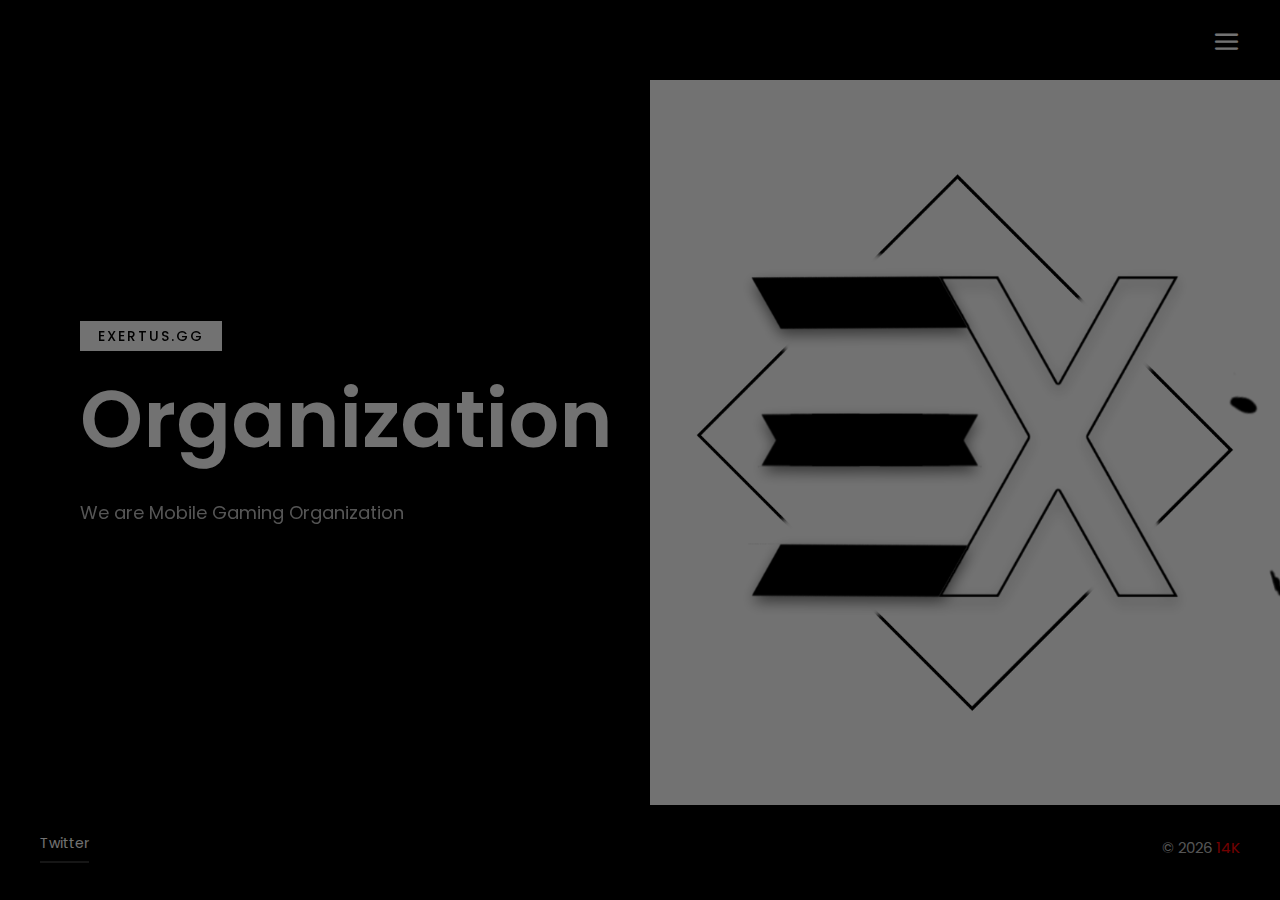
<file: index.html>
<!DOCTYPE html>
<html lang="en">
<head>
	<title>Exertus.GG</title>
	<meta charset="UTF-8">
	<meta name="description" content="Exertus.GG Organization">
	<meta name="keywords" content="exertus.gg, exertusgg, exertus, org, organization">
	<meta name="viewport" content="width=device-width, initial-scale=1.0">
	<!-- Stylesheets -->
	<link rel="stylesheet" href="css/bootstrap.min.css"/>
	<link rel="stylesheet" href="css/font-awesome.min.css"/>
	<link rel="stylesheet" href="css/elegant-icons.css"/>
	<link rel="stylesheet" href="css/owl.carousel.min.css"/>
	<!-- Main Stylesheets -->
	<link rel="stylesheet" href="css/style.css"/>
	<link rel="icon" type="image/x-icon" href="img/favicon.ico" />

	<!--[if lt IE 9]>
		<script src="https://oss.maxcdn.com/html5shiv/3.7.2/html5shiv.min.js"></script>
		<script src="https://oss.maxcdn.com/respond/1.4.2/respond.min.js"></script>
	<![endif]-->

</head>
<body>
	<!-- Page Preloder -->
	<div id="preloder">
		<div class="loader"></div>
	</div>

	<!-- Offcanvas Menu Section -->
	<div class="offcanvas-menu-wrapper">
		<div class="menu-header">
			<!-- <a href="./index.html" class="site-logo">
				<img src="img/logo.png" alt="">
			</a> -->
			<div class="menu-switch" id="menu-canvas-close">
				<i class="icon_close"></i>
			</div>
		</div>
		<ul class="main-menu">
			<li><a href="index.html" class="active">Home</a></li>
			<!-- <li><a href="gallery.html">Gallery</a></li> -->
			<!-- <li><a href="blog.html">Blog</a></li> -->
			<li><a href="about.html">About</a></li>
			<!-- <li><a href="contact.html">Contact</a></li> -->
		</ul>
		<div class="menu-footer">
			<div class="footer-social">
				<!-- <a href="#">Facebook</a> -->
				<a href="https://twitter.com/exertus_gg">Twitter</a>
				<!-- <a href="https://www.youtube.com/channel/UC5IH5it5Bojw-h8iyeRhLnA">YouTube</a> -->
				<!-- <a href="https://discord.gg/zMqPg8Y">Discord</a> -->
				<!-- <a href="https://www.instagram.com/blackout.fps/">Instagram</a> -->
			</div>
			<div class="copyright"><p><!-- Link back to Colorlib can't be removed. Template is licensed under CC BY 3.0. -->
  &copy; <script>document.write(new Date().getFullYear());</script> <a href="https://black14k.com" target="_blank">14K</a>
  <!-- Link back to Colorlib can't be removed. Template is licensed under CC BY 3.0. --></p></div>
		</div>
	</div>
	<!-- Offcanvas Menu Section end -->
	
	<!-- Header section -->
	<header class="header-section">
		<!-- <a href="./index.html" class="site-logo">
			<img src="img/logo.png" alt="">
		</a> -->
		<div class="menu-switch" id="menu-canvas-show">
			<i class="icon_menu"></i>
		</div>
	</header>
	<!-- Header section end -->

	<!-- Hero section -->
	<section class="hero-section">
		<div class="hero-slider owl-carousel">
			<div class="hero-item">
				<div class="hero-text">
					<div class="ht-cata">Exertus.GG</div>
					<h2>Organization</h2>
					<p>We are Mobile Gaming Organization</p>
					<!-- <a href="#" class="ht-btn">See More <i class="arrow_right"></i></a> -->
				</div>
				<div class="hi-bg set-bg" data-setbg="img/Exertus.png"></div>
			</div>
		</div>
	</section>
	<!-- Hero section end -->

	<!-- Footer section -->
	<footer class="footer-section">
		<div class="footer-social">
			<!-- <a href="#">Facebook</a> -->
			<a href="https://twitter.com/exertus_gg">Twitter</a>
			<!-- <a href="https://www.youtube.com/channel/UC5IH5it5Bojw-h8iyeRhLnA">YouTube</a> -->
			<!-- <a href="https://discord.gg/zMqPg8Y">Discord</a> -->
			<!-- <a href="https://www.instagram.com/blackout.fps/">Instagram</a> -->
		</div>
		<div class="copyright"><p><!-- Link back to Colorlib can't be removed. Template is licensed under CC BY 3.0. -->
  &copy; <script>document.write(new Date().getFullYear());</script> <a href="https://black14k.com" target="_blank">14K</a>
  <!-- Link back to Colorlib can't be removed. Template is licensed under CC BY 3.0. --></p></div>
	</footer>
	<!-- Footer section end -->

	<!--====== Javascripts & Jquery ======-->
	<script src="js/vendor/jquery-3.2.1.min.js"></script>
	<script src="js/bootstrap.min.js"></script>
	<script src="js/owl.carousel.min.js"></script>
	<script src="js/masonry.pkgd.min.js"></script>
	<script src="js/main.js"></script>

	</body>
</html>
</file>
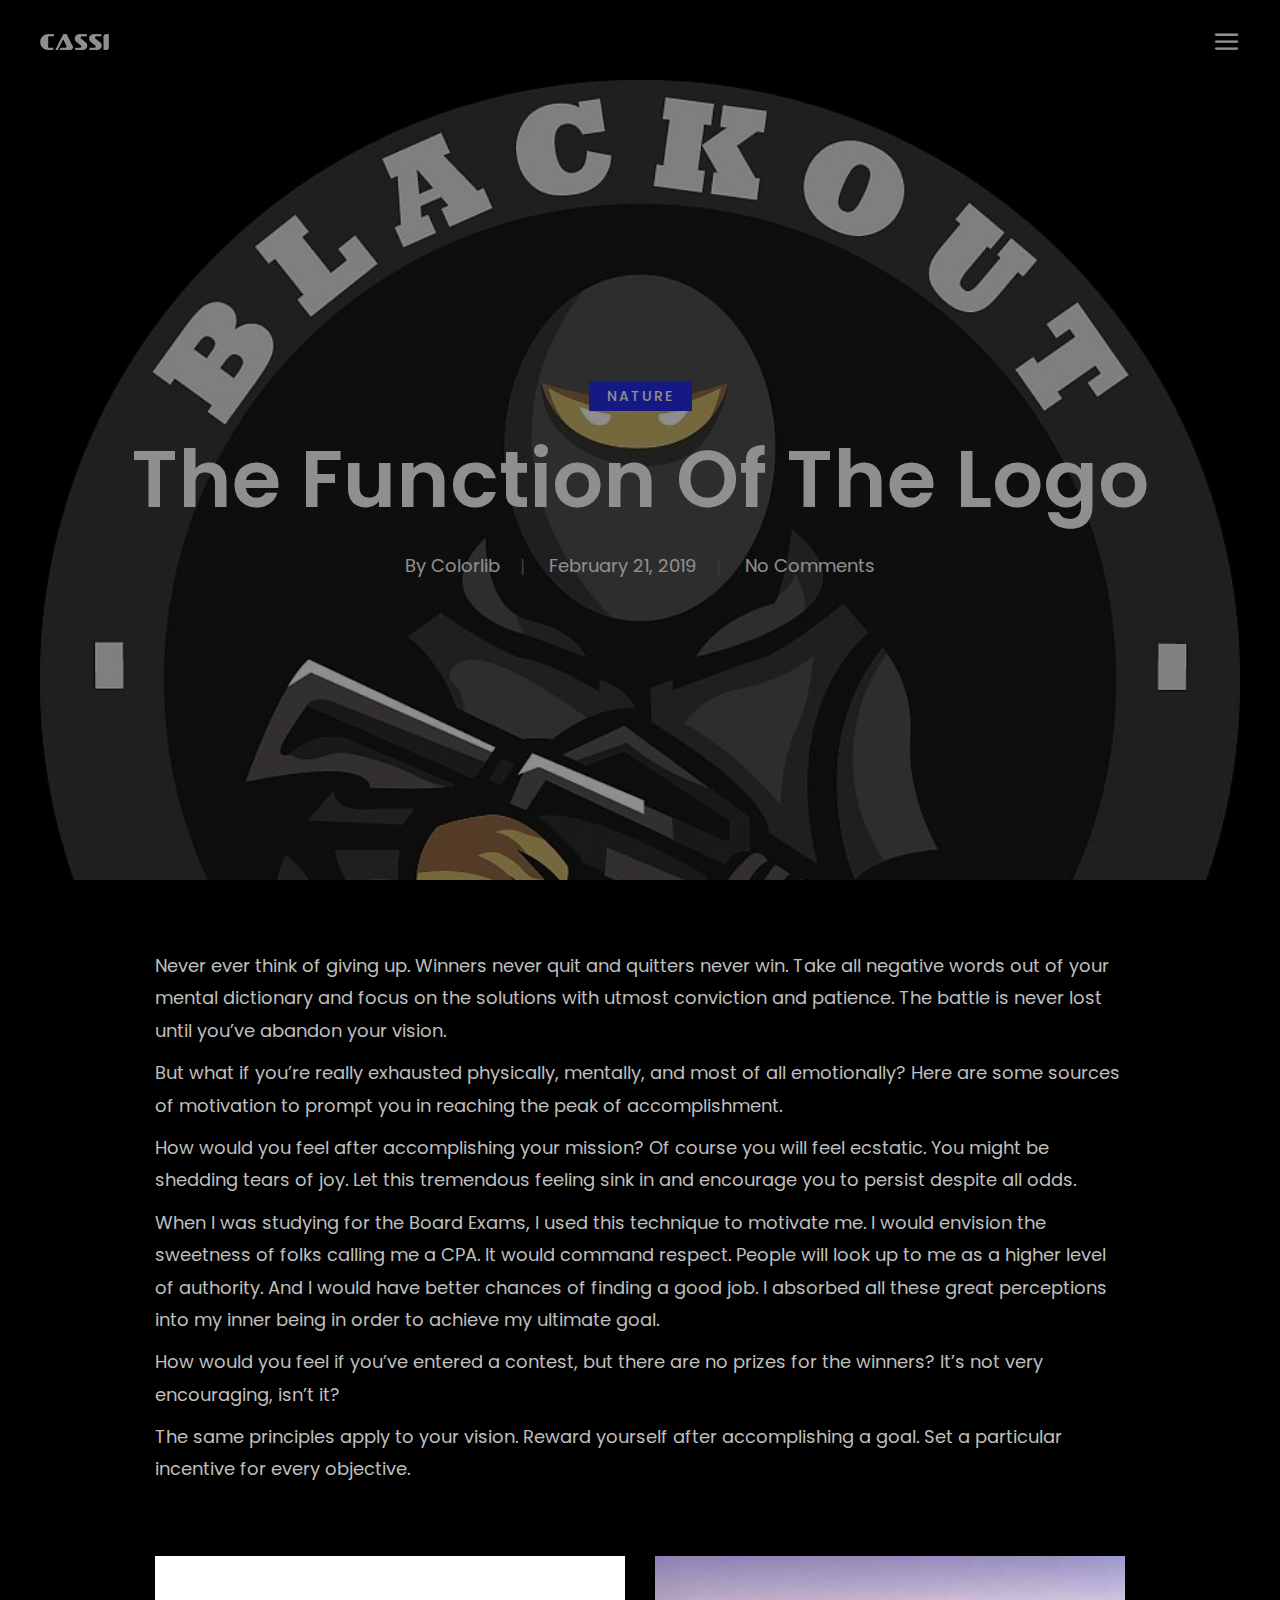
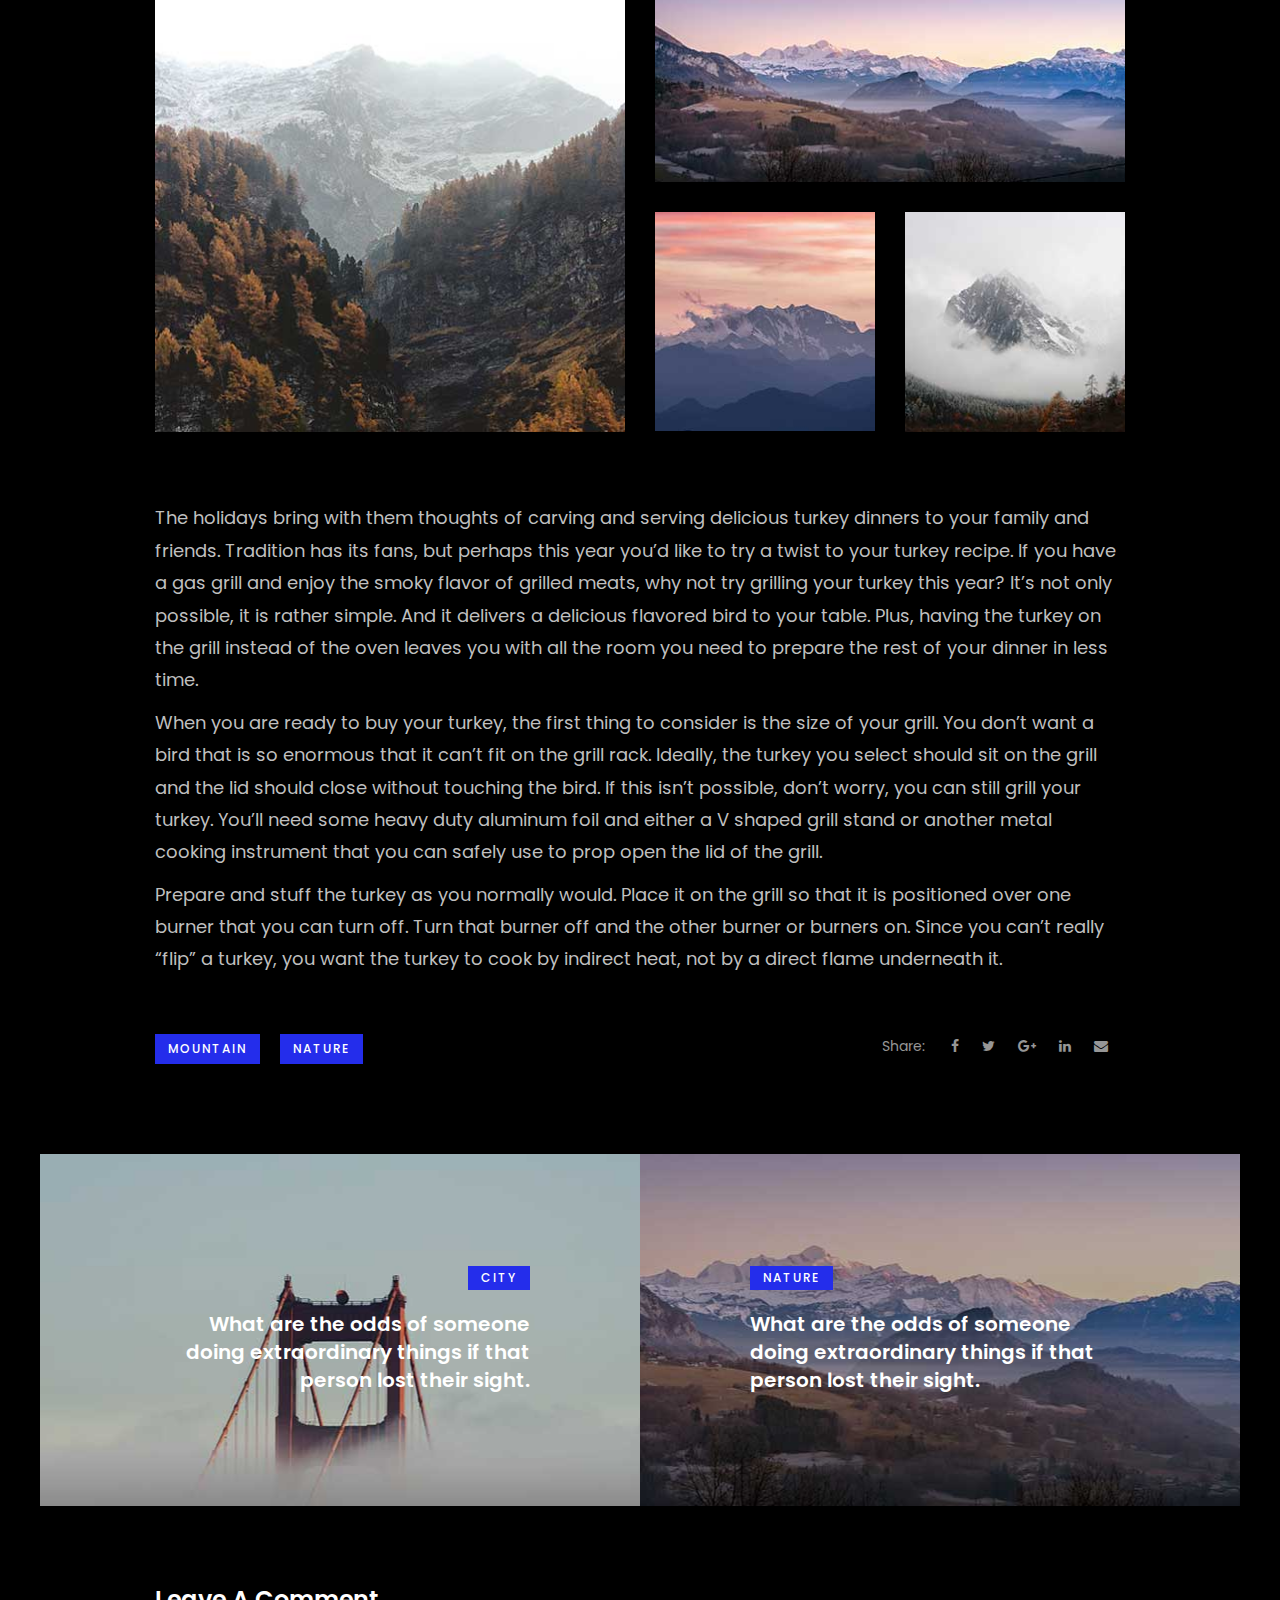
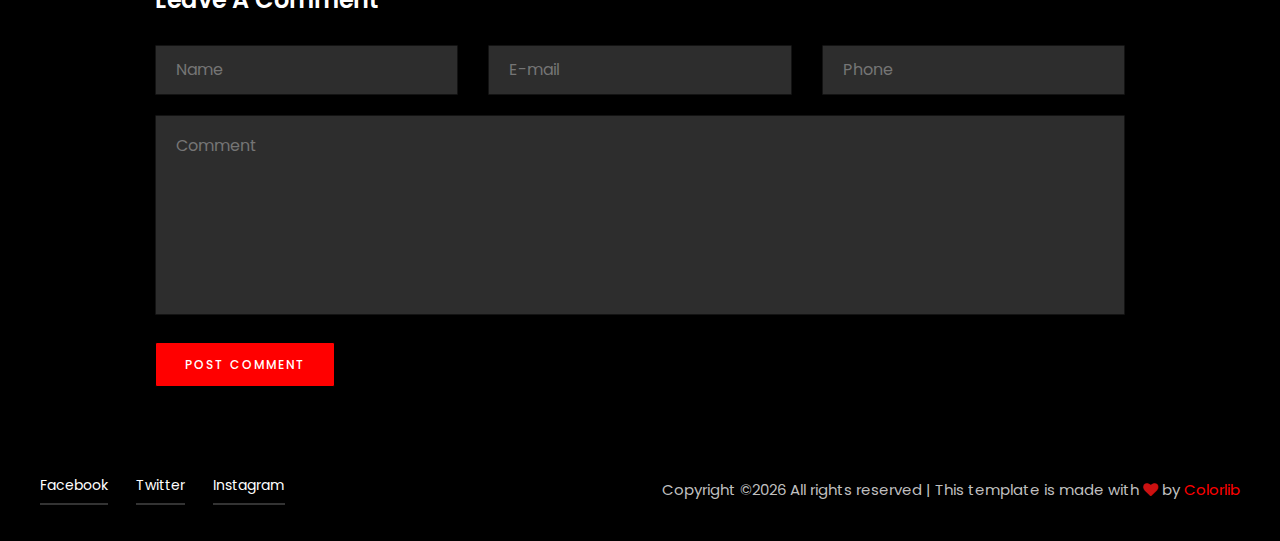
<file: blog-single.html>
<!DOCTYPE html>
<html lang="zxx">
<head>
	<title>Cassi | Photo Studio HTML Template</title>
	<meta charset="UTF-8">
	<meta name="description" content="Cassi Photo Studio HTML Template">
	<meta name="keywords" content="photo, html">
	<meta name="viewport" content="width=device-width, initial-scale=1.0">
	<!-- Stylesheets -->
	<link rel="stylesheet" href="css/bootstrap.min.css"/>
	<link rel="stylesheet" href="css/font-awesome.min.css"/>
	<link rel="stylesheet" href="css/elegant-icons.css"/>
	<link rel="stylesheet" href="css/fresco.css"/>

	<!-- Main Stylesheets -->
	<link rel="stylesheet" href="css/style.css"/>


	<!--[if lt IE 9]>
		<script src="https://oss.maxcdn.com/html5shiv/3.7.2/html5shiv.min.js"></script>
		<script src="https://oss.maxcdn.com/respond/1.4.2/respond.min.js"></script>
	<![endif]-->

</head>
<body>
	<!-- Page Preloder -->
	<div id="preloder">
		<div class="loader"></div>
	</div>

	<!-- Offcanvas Menu Section -->
	<div class="offcanvas-menu-wrapper">
		<div class="menu-header">
			<a href="./index.html" class="site-logo">
				<img src="img/logo.png" alt="">
			</a>
			<div class="menu-switch" id="menu-canvas-close">
				<i class="icon_close"></i>
			</div>
		</div>
		<ul class="main-menu">
			<li><a href="index.html">Home</a></li>
			<li><a href="gallery.html">Gallery</a></li>
			<li><a href="blog.html"  class="active">Blog</a></li>
			<li><a href="about.html">About</a></li>
			<li><a href="contact.html">Contact</a></li>
		</ul>
		<div class="menu-footer">
			<div class="footer-social">
				<a href="#">Facebook</a>
				<a href="#">Twitter</a>
				<a href="#">Instagram</a>
			</div>
			<div class="copyright"><p><!-- Link back to Colorlib can't be removed. Template is licensed under CC BY 3.0. -->
  Copyright &copy;<script>document.write(new Date().getFullYear());</script> All rights reserved | This template is made with <i class="icon-heart color-danger" aria-hidden="true"></i> by <a href="https://colorlib.com" target="_blank">Colorlib</a>
  <!-- Link back to Colorlib can't be removed. Template is licensed under CC BY 3.0. --></p></div>
		</div>
	</div>
	<!-- Offcanvas Menu Section end -->
	
	<!-- Header section -->
	<header class="header-section">
		<a href="./index.html" class="site-logo">
			<img src="img/logo.png" alt="">
		</a>
		<div class="menu-switch" id="menu-canvas-show">
			<i class="icon_menu"></i>
		</div>
	</header>
	<!-- Header section end -->

	<section class="blog-single-section">
		<div class="blog-single-header set-bg" data-setbg="img/blog/big.jpg">
			<div class="container">
				<div class="fb-cata">Nature</div>
				<h2>The Function Of The Logo</h2>
				<div class="bs-metas">
					<div class="bs-meta">By Colorlib</div>
					<div class="bs-meta">February 21, 2019</div>
					<div class="bs-meta">No Comments</div>
				</div>
			</div>
		</div>
		<div class="container">
			<div class="row">
				<div class="col-lg-10 m-auto blog-content">
					<p>Never ever think of giving up. Winners never quit and quitters never win. Take all negative words out of your mental dictionary and focus on the solutions with utmost conviction and patience. The battle is never lost until you’ve abandon your vision.</p>
					<p>But what if you’re really exhausted physically, mentally, and most of all emotionally? Here are some sources of motivation to prompt you in reaching the peak of accomplishment.</p>
					<p>How would you feel after accomplishing your mission? Of course you will feel ecstatic. You might be shedding tears of joy. Let this tremendous feeling sink in and encourage you to persist despite all odds.</p>
					<p>When I was studying for the Board Exams, I used this technique to motivate me. I would envision the sweetness of folks calling me a CPA. It would command respect. People will look up to me as a higher level of authority. And I would have better chances of finding a good job. I absorbed all these great perceptions into my inner being in order to achieve my ultimate goal.</p>
					<p></p>
					<p>How would you feel if you’ve entered a contest, but there are no prizes for the winners? It’s not very encouraging, isn’t it?</p>
					<p>The same principles apply to your vision. Reward yourself after accomplishing a goal. Set a particular incentive for every objective.</p>
					<div class="row blog-gellery">
						<div class="col-md-6">
							<a class="fresco" href="img/blog/bg-1.jpg" data-fresco-group="blog-gallery">
								<img src="img/blog/bg-1.jpg" alt="">
							</a>
						</div>
						<div class="col-md-6">
							<a class="fresco" href="img/blog/bg-2.jpg" data-fresco-group="blog-gallery">
								<img src="img/blog/bg-2.jpg" alt="">
							</a>
							<div class="row">
								<div class="col-sm-6">
									<a class="fresco" href="img/blog/bg-3.jpg" data-fresco-group="blog-gallery">
										<img src="img/blog/bg-3.jpg" alt="">
									</a>
								</div>
								<div class="col-sm-6">
									<a class="fresco" href="img/blog/bg-4.jpg" data-fresco-group="blog-gallery">
										<img src="img/blog/bg-4.jpg" alt="">
									</a>
								</div>
							</div>
						</div>
					</div>
					<p>The holidays bring with them thoughts of carving and serving delicious turkey dinners to your family and friends. Tradition has its fans, but perhaps this year you’d like to try a twist to your turkey recipe. If you have a gas grill and enjoy the smoky flavor of grilled meats, why not try grilling your turkey this year? It’s not only possible, it is rather simple. And it delivers a delicious flavored bird to your table. Plus, having the turkey on the grill instead of the oven leaves you with all the room you need to prepare the rest of your dinner in less time.</p>
					<p>When you are ready to buy your turkey, the first thing to consider is the size of your grill. You don’t want a bird that is so enormous that it can’t fit on the grill rack. Ideally, the turkey you select should sit on the grill and the lid should close without touching the bird. If this isn’t possible, don’t worry, you can still grill your turkey. You’ll need some heavy duty aluminum foil and either a V shaped grill stand or another metal cooking instrument that you can safely use to prop open the lid of the grill.</p>
					<p>Prepare and stuff the turkey as you normally would. Place it on the grill so that it is positioned over one burner that you can turn off. Turn that burner off and the other burner or burners on. Since you can’t really “flip” a turkey, you want the turkey to cook by indirect heat, not by a direct flame underneath it.</p>
					<div class="row pt-5">
						<div class="col-lg-6 mb-4">
							<div class="post-cata">Mountain</div>
							<div class="post-cata">Nature</div>
						</div>
						<div class="col-lg-6 mb-5 text-left text-md-right">
							<div class="post-share">
								<span>Share:</span>
								<a href="#"><i class="fa fa-facebook"></i></a>
								<a href="#"><i class="fa fa-twitter"></i></a>
								<a href="#"><i class="fa fa-google-plus"></i></a>
								<a href="#"><i class="fa fa-linkedin"></i></a>
								<a href="#"><i class="fa fa-envelope"></i></a>
							</div>
						</div>
					</div>
				</div>
			</div>
		</div>
		<div class="row pt-5 m-0">
			<div class="col-md-6 taxt-left text-md-right p-0">
				<div class="blog-item recent-blog set-bg" data-setbg="img/blog/recent-post-1.jpg">
					<div class="blog-text ml-auto">
						<div class="bi-cata">City</div>
						<h6><a href="blog-single.html">What are the odds of someone doing extraordinary things if that person lost their sight.</a></h6>
					</div>
				</div>
			</div>
			<div class="col-md-6 p-0">
				<div class="blog-item recent-blog set-bg" data-setbg="img/blog/recent-post-2.jpg">
					<div class="blog-text">
						<div class="bi-cata">Nature</div>
						<h6><a href="blog-single.html">What are the odds of someone doing extraordinary things if that person lost their sight.</a></h6>
					</div>
				</div>
			</div>
		</div>
		<div class="container">
			<div class="row">
				<div class="col-lg-10 m-auto blog-content">
					<h4 class="comment-title">Leave A Comment</h4>
					<form class="comment-form">
						<div class="row">
							<div class="col-lg-4">
								<input type="text" placeholder="Name">
							</div>
							<div class="col-lg-4">
								<input type="text" placeholder="E-mail">
							</div>
							<div class="col-lg-4">
								<input type="text" placeholder="Phone">
							</div>
							<div class="col-lg-12">
								<textarea placeholder="Comment"></textarea>
								<button class="site-btn">Post Comment</button>
							</div>
						</div>
					</form>
				</div>
			</div>
		</div>
	</section>

	<!-- Footer section -->
	<footer class="footer-section">
		<div class="footer-social">
			<a href="#">Facebook</a>
			<a href="#">Twitter</a>
			<a href="#">Instagram</a>
		</div>
		<div class="copyright"><p><!-- Link back to Colorlib can't be removed. Template is licensed under CC BY 3.0. -->
  Copyright &copy;<script>document.write(new Date().getFullYear());</script> All rights reserved | This template is made with <i class="fa fa-heart" aria-hidden="true"></i> by <a href="https://colorlib.com" target="_blank">Colorlib</a>
  <!-- Link back to Colorlib can't be removed. Template is licensed under CC BY 3.0. --></p></div>
	</footer>
	<!-- Footer section end -->

	<!--====== Javascripts & Jquery ======-->
	<script src="js/vendor/jquery-3.2.1.min.js"></script>
	<script src="js/bootstrap.min.js"></script>
	<script src="js/owl.carousel.min.js"></script>
	<script src="js/masonry.pkgd.min.js"></script>
	<script src="js/fresco.min.js"></script>
	<script src="js/main.js"></script>

	</body>
</html>
</file>
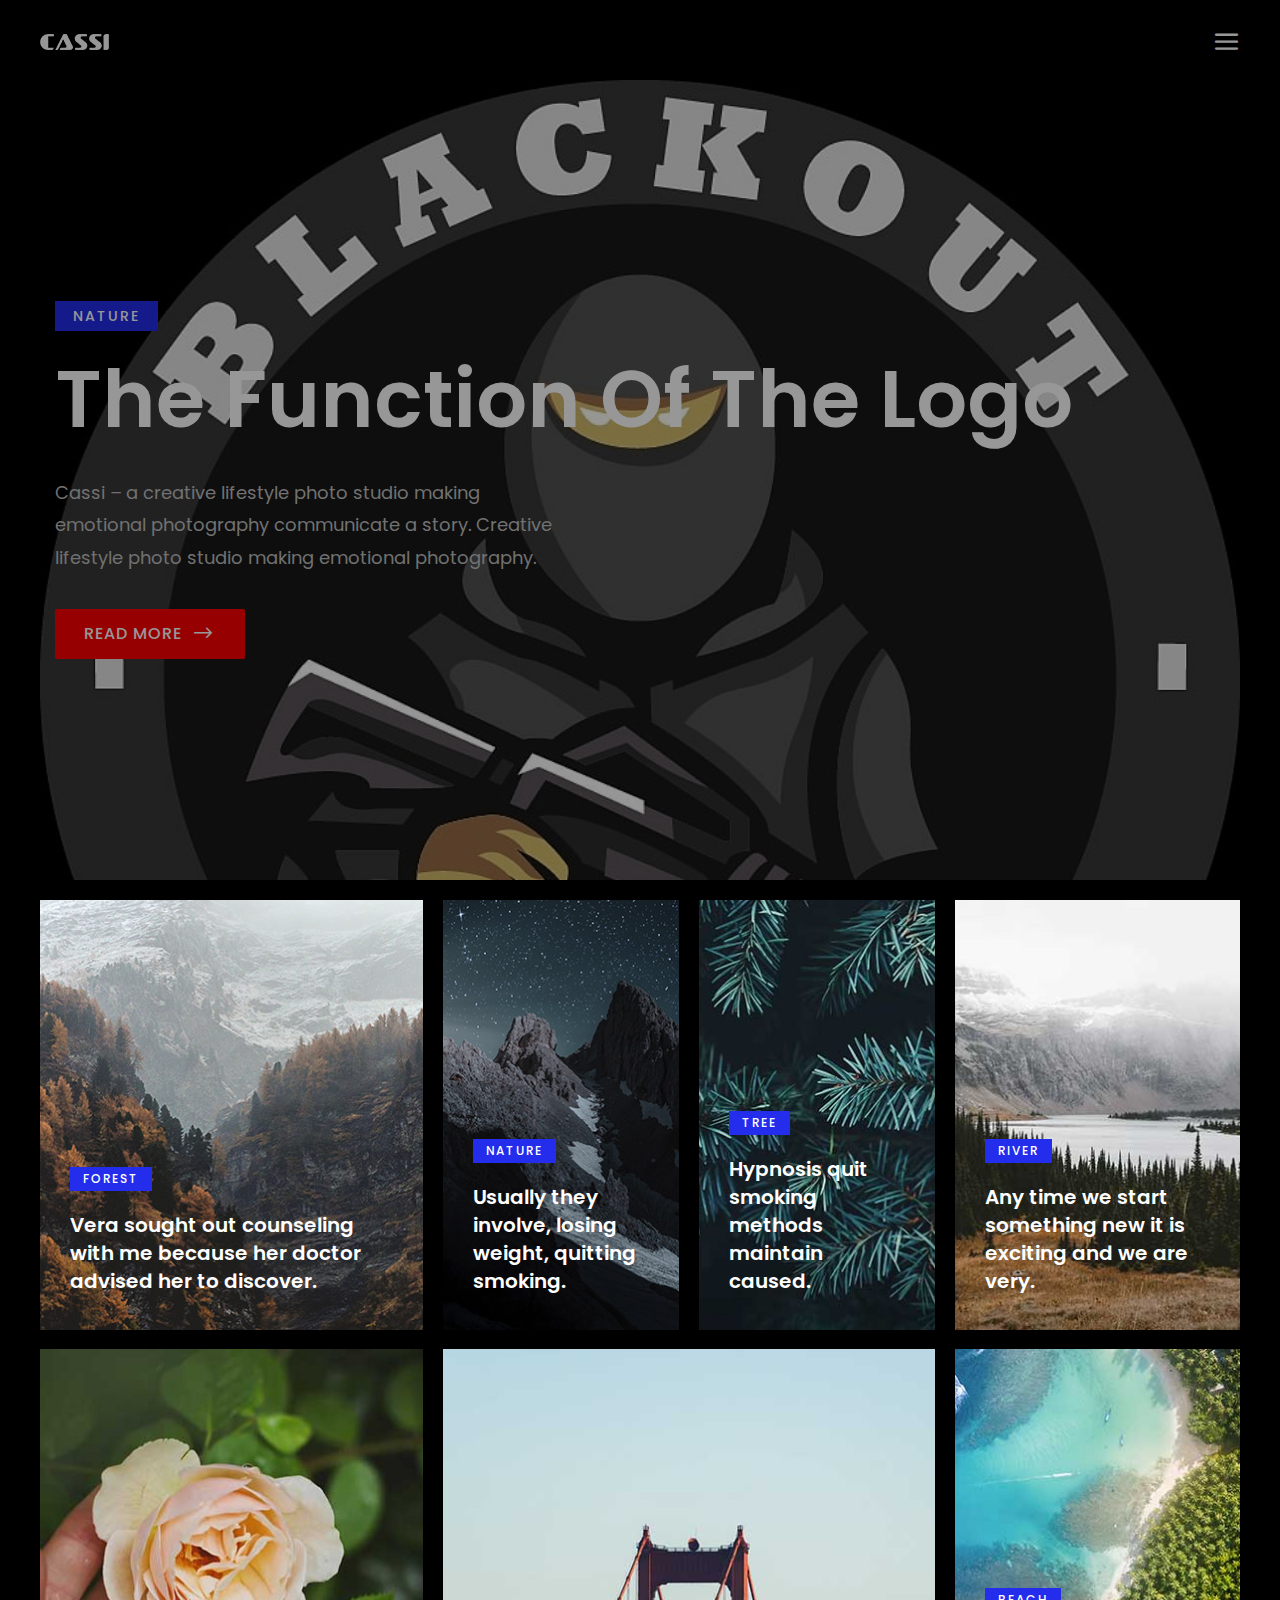
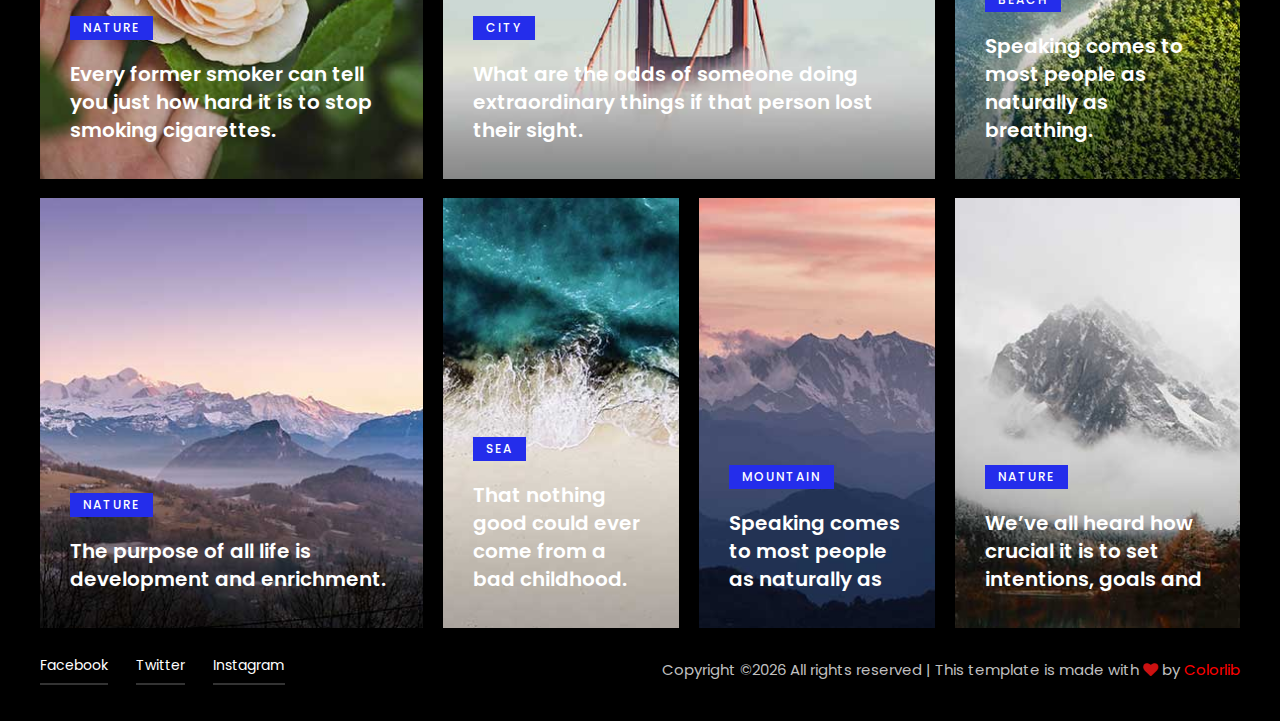
<file: blog.html>
<!DOCTYPE html>
<html lang="zxx">
<head>
	<title>Cassi | Photo Studio HTML Template</title>
	<meta charset="UTF-8">
	<meta name="description" content="Cassi Photo Studio HTML Template">
	<meta name="keywords" content="photo, html">
	<meta name="viewport" content="width=device-width, initial-scale=1.0">
	<!-- Stylesheets -->
	<link rel="stylesheet" href="css/bootstrap.min.css"/>
	<link rel="stylesheet" href="css/font-awesome.min.css"/>
	<link rel="stylesheet" href="css/elegant-icons.css"/>

	<!-- Main Stylesheets -->
	<link rel="stylesheet" href="css/style.css"/>


	<!--[if lt IE 9]>
		<script src="https://oss.maxcdn.com/html5shiv/3.7.2/html5shiv.min.js"></script>
		<script src="https://oss.maxcdn.com/respond/1.4.2/respond.min.js"></script>
	<![endif]-->

</head>
<body>
	<!-- Page Preloder -->
	<div id="preloder">
		<div class="loader"></div>
	</div>

	<!-- Offcanvas Menu Section -->
	<div class="offcanvas-menu-wrapper">
		<div class="menu-header">
			<a href="./index.html" class="site-logo">
				<img src="img/logo.png" alt="">
			</a>
			<div class="menu-switch" id="menu-canvas-close">
				<i class="icon_close"></i>
			</div>
		</div>
		<ul class="main-menu">
			<li><a href="index.html">Home</a></li>
			<li><a href="gallery.html">Gallery</a></li>
			<li><a href="blog.html" class="active">Blog</a></li>
			<li><a href="about.html">About</a></li>
			<li><a href="contact.html">Contact</a></li>
		</ul>
		<div class="menu-footer">
			<div class="footer-social">
				<a href="#">Facebook</a>
				<a href="#">Twitter</a>
				<a href="#">Instagram</a>
			</div>
			<div class="copyright"><p><!-- Link back to Colorlib can't be removed. Template is licensed under CC BY 3.0. -->
  Copyright &copy;<script>document.write(new Date().getFullYear());</script> All rights reserved | This template is made with <i class="icon-heart color-danger" aria-hidden="true"></i> by <a href="https://colorlib.com" target="_blank">Colorlib</a>
  <!-- Link back to Colorlib can't be removed. Template is licensed under CC BY 3.0. --></p></div>
		</div>
	</div>
	<!-- Offcanvas Menu Section end -->
	
	<!-- Header section -->
	<header class="header-section">
		<a href="./index.html" class="site-logo">
			<img src="img/logo.png" alt="">
		</a>
		<div class="menu-switch" id="menu-canvas-show">
			<i class="icon_menu"></i>
		</div>
	</header>
	<!-- Header section end -->

	<section class="blog-section">
		<div class="feature-blog set-bg" data-setbg="img/blog/big.jpg">
			<div class="container">
				<div class="fb-cata">Nature</div>
				<h2>The Function Of The Logo</h2>
				<p>Cassi – a creative lifestyle photo studio making emotional photography communicate a story. Creative lifestyle photo studio making emotional photography.</p>
				<a href="#" class="site-btn">Read More <i class="arrow_right"></i></a>
			</div>
		</div>
		<div class="blog-post-items">
			<div class="blog-col">
				<div class="blog-item set-bg" data-setbg="img/blog/1.jpg">
					<div class="blog-text">
						<div class="bi-cata">Forest</div>
						<h6><a href="blog-single.html">Vera sought out counseling with me because her doctor advised her to discover.</a></h6>
					</div>
				</div>
			</div>
			<div class="blog-col bc-sm">
				<div class="blog-item set-bg" data-setbg="img/blog/2.jpg">
					<div class="blog-text">
						<div class="bi-cata">Nature</div>
						<h6><a href="blog-single.html">Usually they involve, losing weight, quitting smoking.</a></h6>
					</div>
				</div>
			</div>
			<div class="blog-col bc-sm">
				<div class="blog-item set-bg" data-setbg="img/blog/3.jpg">
					<div class="blog-text">
						<div class="bi-cata">Tree</div>
						<h6><a href="blog-single.html">Hypnosis quit smoking methods maintain caused.</a></h6>
					</div>
				</div>
			</div>
			<div class="blog-col bc-md">
				<div class="blog-item set-bg" data-setbg="img/blog/4.jpg">
					<div class="blog-text">
						<div class="bi-cata">River</div>
						<h6><a href="blog-single.html">Any time we start something new it is exciting and we are very.</a></h6>
					</div>
				</div>
			</div>
			<div class="blog-col">
				<div class="blog-item set-bg" data-setbg="img/blog/5.jpg">
					<div class="blog-text">
						<div class="bi-cata">Nature</div>
						<h6><a href="blog-single.html">Every former smoker can tell you just how hard it is to stop smoking cigarettes.</a></h6>
					</div>
				</div>
			</div>
			<div class="blog-col bc-big">
				<div class="blog-item set-bg" data-setbg="img/blog/6.jpg">
					<div class="blog-text">
						<div class="bi-cata">City</div>
						<h6><a href="blog-single.html">What are the odds of someone doing extraordinary things if that person lost their sight.</a></h6>
					</div>
				</div>
			</div>
			<div class="blog-col bc-md">
				<div class="blog-item set-bg" data-setbg="img/blog/7.jpg">
					<div class="blog-text">
						<div class="bi-cata">Beach</div>
						<h6><a href="blog-single.html">Speaking comes to most people as naturally as breathing.</a></h6>
					</div>
				</div>
			</div>
			<div class="blog-col">
				<div class="blog-item set-bg" data-setbg="img/blog/8.jpg">
					<div class="blog-text">
						<div class="bi-cata">Nature</div>
						<h6><a href="blog-single.html">The purpose of all life is development and enrichment.</a></h6>
					</div>
				</div>
			</div>
			<div class="blog-col bc-sm">
				<div class="blog-item set-bg" data-setbg="img/blog/9.jpg">
					<div class="blog-text">
						<div class="bi-cata">Sea</div>
						<h6><a href="blog-single.html">That nothing good could ever come from a bad childhood.</a></h6>
					</div>
				</div>
			</div>
			<div class="blog-col bc-sm">
				<div class="blog-item set-bg" data-setbg="img/blog/10.jpg">
					<div class="blog-text">
						<div class="bi-cata">Mountain</div>
						<h6><a href="blog-single.html">Speaking comes to most people as naturally as</a></h6>
					</div>
				</div>
			</div>
			<div class="blog-col bc-md">
				<div class="blog-item set-bg" data-setbg="img/blog/11.jpg">
					<div class="blog-text">
						<div class="bi-cata">Nature</div>
						<h6><a href="blog-single.html">We’ve all heard how crucial it is to set intentions, goals and</a></h6>
					</div>
				</div>
			</div>
		</div>
	</section>

	<!-- Footer section -->
	<footer class="footer-section">
		<div class="footer-social">
			<a href="#">Facebook</a>
			<a href="#">Twitter</a>
			<a href="#">Instagram</a>
		</div>
		<div class="copyright"><p><!-- Link back to Colorlib can't be removed. Template is licensed under CC BY 3.0. -->
  Copyright &copy;<script>document.write(new Date().getFullYear());</script> All rights reserved | This template is made with <i class="fa fa-heart" aria-hidden="true"></i> by <a href="https://colorlib.com" target="_blank">Colorlib</a>
  <!-- Link back to Colorlib can't be removed. Template is licensed under CC BY 3.0. --></p></div>
	</footer>
	<!-- Footer section end -->

	<!--====== Javascripts & Jquery ======-->
	<script src="js/vendor/jquery-3.2.1.min.js"></script>
	<script src="js/bootstrap.min.js"></script>
	<script src="js/owl.carousel.min.js"></script>
	<script src="js/masonry.pkgd.min.js"></script>
	<script src="js/main.js"></script>

	</body>
</html>
</file>
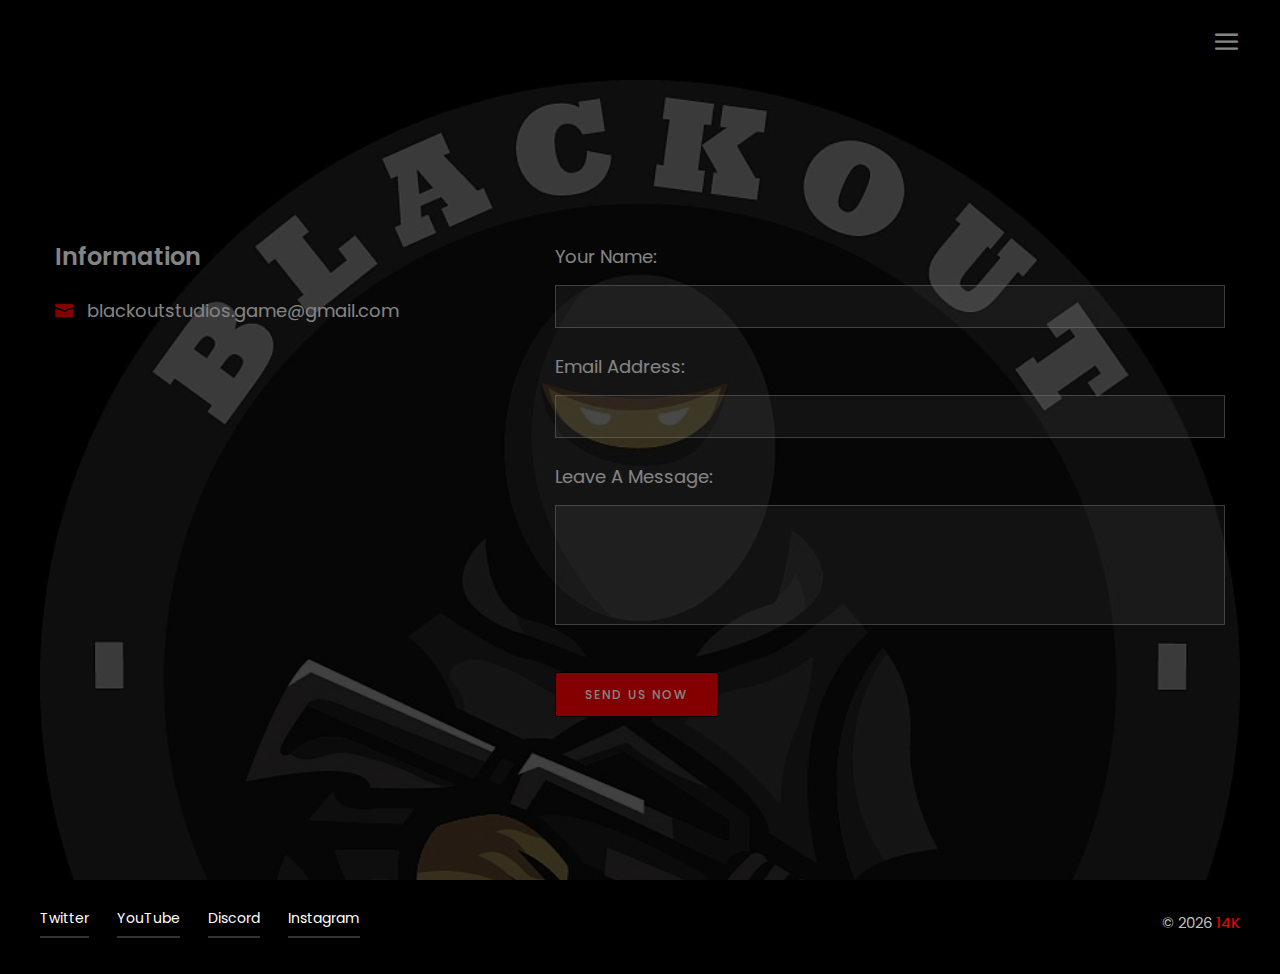
<file: contact.html>
<!DOCTYPE html>
<html lang="en">
<head>
	<title>Blackout</title>
	<meta charset="UTF-8">
	<meta name="description" content="Blackout FPS Game">
	<meta name="keywords" content="blackout, fps, blackoutfps, blackout:fps">
	<meta name="viewport" content="width=device-width, initial-scale=1.0">
	<!-- Stylesheets -->
	<link rel="stylesheet" href="css/bootstrap.min.css"/>
	<link rel="stylesheet" href="css/font-awesome.min.css"/>
	<link rel="stylesheet" href="css/elegant-icons.css"/>
	<!-- Main Stylesheets -->
	<link rel="stylesheet" href="css/style.css"/>
	<link rel="icon" type="image/x-icon" href="img/favicon.ico" />

	<!--[if lt IE 9]>
		<script src="https://oss.maxcdn.com/html5shiv/3.7.2/html5shiv.min.js"></script>
		<script src="https://oss.maxcdn.com/respond/1.4.2/respond.min.js"></script>
	<![endif]-->

</head>
<body>
	<!-- Page Preloder -->
	<div id="preloder">
		<div class="loader"></div>
	</div>

	<!-- Offcanvas Menu Section -->
	<div class="offcanvas-menu-wrapper">
		<div class="menu-header">
			<!-- <a href="./index.html" class="site-logo">
				<img src="img/logo.png" alt="">
			</a> -->
			<div class="menu-switch" id="menu-canvas-close">
				<i class="icon_close"></i>
			</div>
		</div>
		<ul class="main-menu">
			<li><a href="index.html">Home</a></li>
			<!-- <li><a href="gallery.html">Gallery</a></li> -->
			<!-- <li><a href="blog.html">Blog</a></li> -->
			<li><a href="about.html">About</a></li>
			<li><a href="contact.html" class="active">Contact</a></li>
		</ul>
		<div class="menu-footer">
			<div class="footer-social">
				<a href="https://twitter.com/Blackout_fps">Twitter</a>
				<a href="https://www.youtube.com/channel/UC5IH5it5Bojw-h8iyeRhLnA">YouTube</a>
				<a href="https://discord.gg/zMqPg8Y">Discord</a>
				<a href="https://www.instagram.com/blackout.fps/">Instagram</a>
			</div>
			<div class="copyright"><p><!-- Link back to Colorlib can't be removed. Template is licensed under CC BY 3.0. -->
  &copy; <script>document.write(new Date().getFullYear());</script> <a href="https://black14k.com" target="_blank">14K</a>
  <!-- Link back to Colorlib can't be removed. Template is licensed under CC BY 3.0. --></p></div>
		</div>
	</div>
	<!-- Offcanvas Menu Section end -->
	
	<!-- Header section -->
	<header class="header-section">
		<!-- <a href="./index.html" class="site-logo">
			<img src="img/logo.png" alt="">
		</a> -->
		<div class="menu-switch" id="menu-canvas-show">
			<i class="icon_menu"></i>
		</div>
	</header>
	<!-- Header section end -->

	<!-- Contact section -->
	<section class="contact-section">
		<div class="contact-warp set-bg" data-setbg="img/blog/big.jpg">
			<div class="container">
				<div class="row">
					<div class="col-lg-5">
						<div class="contact-info">
							<h4>Information</h4>
							<!-- <div class="ci-item"><i class="icon_phone"></i>(12)-100-100-100</div> -->
							<div class="ci-item"><i class="icon_mail"></i>blackoutstudios.game@gmail.com</div>
						</div>
						<!-- <div class="contact-info">
							<h4>Address</h4>
							<div class="ci-item"><i class="icon_pin"></i>Iris Watson, Mary land, United State, New York City</div>
						</div> -->
					</div>
					<div class="col-lg-7">
						<form class="contact-form" name="Contact" method="POST" action="/success" data-nelify="true" data-netlify-recaptcha="true">
							<label for="y-name">Your Name:</label>
							<input type="text" id="y-name" required>
							<label for="y-email">Email Address:</label>
							<input type="email" id="y-email" required>
							<label for="y-msg">Leave A Message:</label>
							<textarea id="y-msg" required></textarea>
							<div data-netlify-recaptcha="true"></div>
							<button class="site-btn">Send Us Now</button>
						</form>
					</div>
				</div>
			</div>
		</div>
	</section>
	<!-- Contact section end -->

	<!-- Footer section -->
	<footer class="footer-section">
		<div class="footer-social">
			<a href="https://twitter.com/Blackout_fps">Twitter</a>
			<a href="https://www.youtube.com/channel/UC5IH5it5Bojw-h8iyeRhLnA">YouTube</a>
			<a href="https://discord.gg/zMqPg8Y">Discord</a>
			<a href="https://www.instagram.com/blackout.fps/">Instagram</a>
		</div>
		<div class="copyright"><p><!-- Link back to Colorlib can't be removed. Template is licensed under CC BY 3.0. -->
  &copy; <script>document.write(new Date().getFullYear());</script> <a href="https://black14k.com" target="_blank">14K</a>
  <!-- Link back to Colorlib can't be removed. Template is licensed under CC BY 3.0. --></p></div>
	</footer>
	<!-- Footer section end -->

	<!--====== Javascripts & Jquery ======-->
	<script src="js/vendor/jquery-3.2.1.min.js"></script>
	<script src="js/bootstrap.min.js"></script>
	<script src="js/owl.carousel.min.js"></script>
	<script src="js/masonry.pkgd.min.js"></script>
	<script src="js/main.js"></script>

	</body>
</html>
</file>
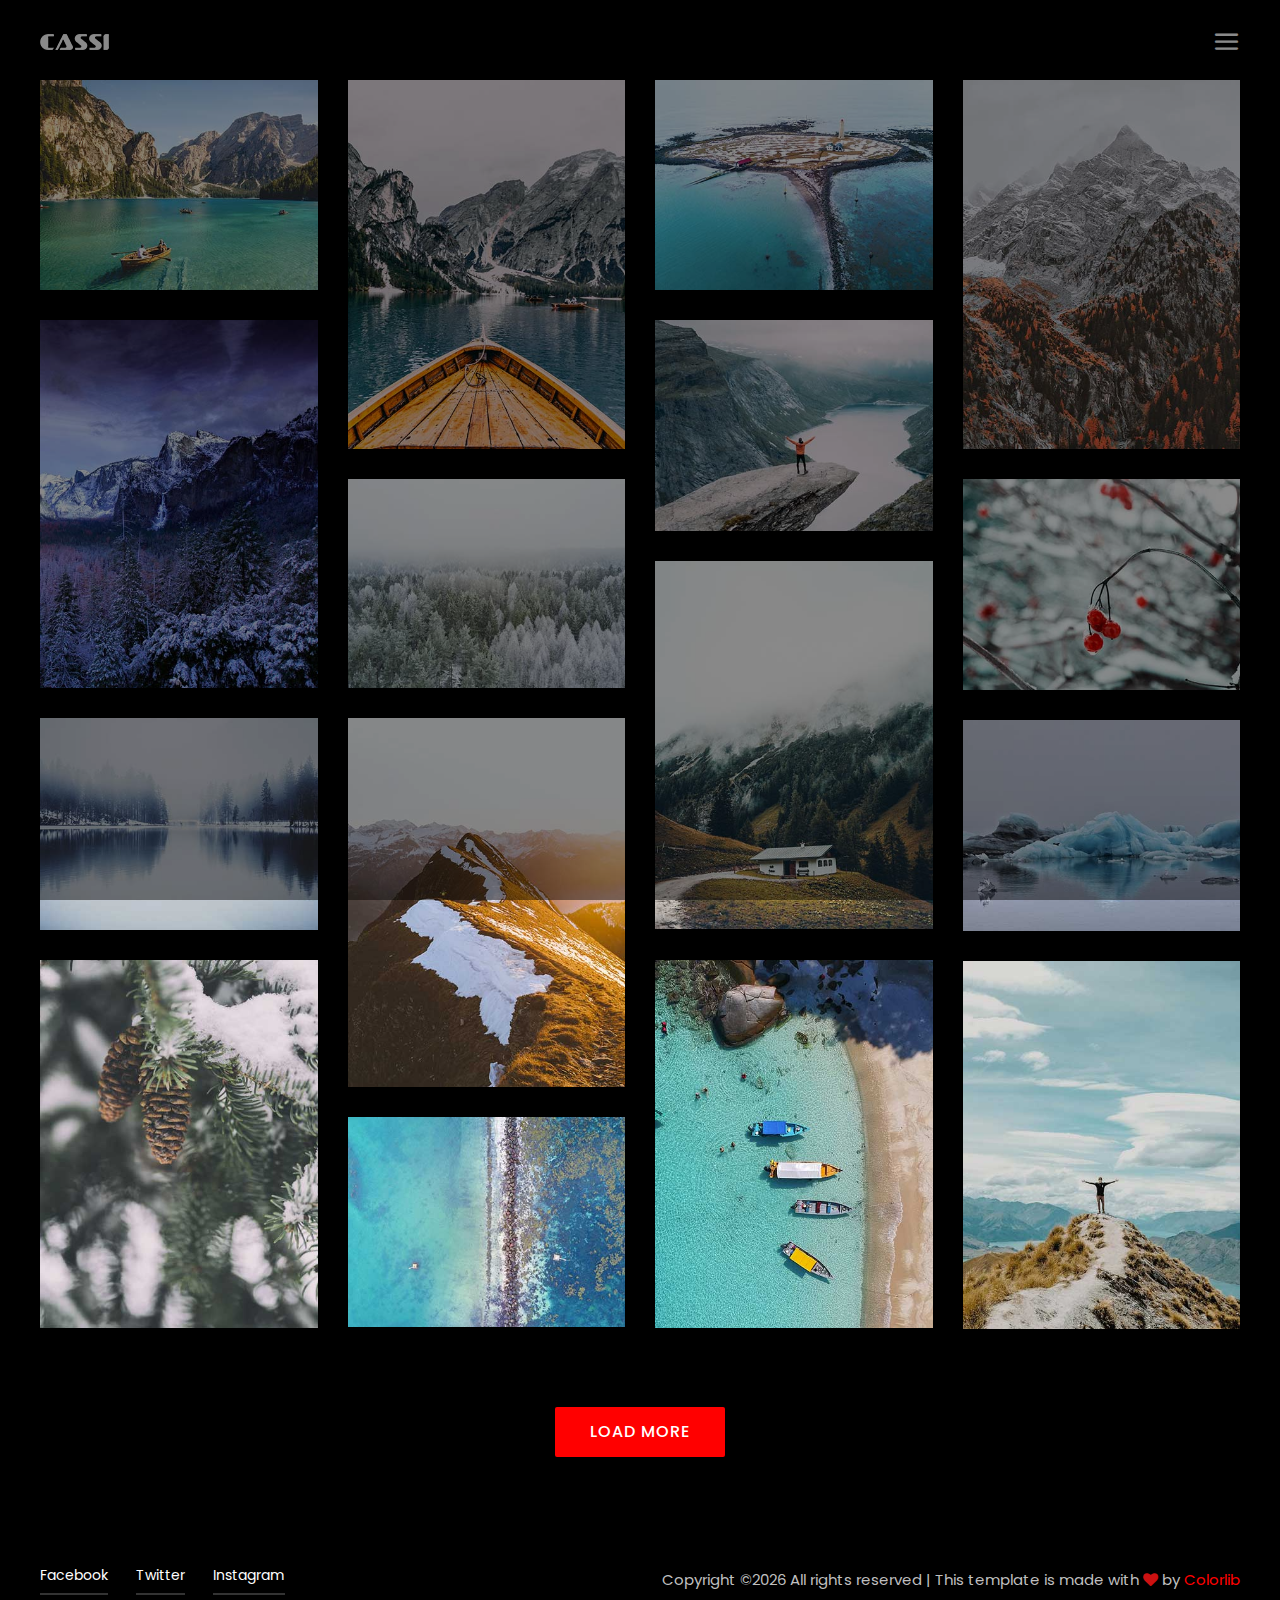
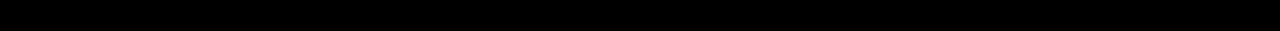
<file: gallery.html>
<!DOCTYPE html>
<html lang="zxx">
<head>
	<title>Cassi | Photo Studio HTML Template</title>
	<meta charset="UTF-8">
	<meta name="description" content="Cassi Photo Studio HTML Template">
	<meta name="keywords" content="photo, html">
	<meta name="viewport" content="width=device-width, initial-scale=1.0">
	<!-- Stylesheets -->
	<link rel="stylesheet" href="css/bootstrap.min.css"/>
	<link rel="stylesheet" href="css/font-awesome.min.css"/>
	<link rel="stylesheet" href="css/elegant-icons.css"/>
	<link rel="stylesheet" href="css/fresco.css"/>

	<!-- Main Stylesheets -->
	<link rel="stylesheet" href="css/style.css"/>


	<!--[if lt IE 9]>
		<script src="https://oss.maxcdn.com/html5shiv/3.7.2/html5shiv.min.js"></script>
		<script src="https://oss.maxcdn.com/respond/1.4.2/respond.min.js"></script>
	<![endif]-->

</head>
<body>
	<!-- Page Preloder -->
	<div id="preloder">
		<div class="loader"></div>
	</div>

	<!-- Offcanvas Menu Section -->
	<div class="offcanvas-menu-wrapper">
		<div class="menu-header">
			<a href="./index.html" class="site-logo">
				<img src="img/logo.png" alt="">
			</a>
			<div class="menu-switch" id="menu-canvas-close">
				<i class="icon_close"></i>
			</div>
		</div>
		<ul class="main-menu">
			<li><a href="index.html">Home</a></li>
			<li><a href="gallery.html" class="active">Gallery</a></li>
			<li><a href="blog.html">Blog</a></li>
			<li><a href="about.html">About</a></li>
			<li><a href="contact.html">Contact</a></li>
		</ul>
		<div class="menu-footer">
			<div class="footer-social">
				<a href="#">Facebook</a>
				<a href="#">Twitter</a>
				<a href="#">Instagram</a>
			</div>
			<div class="copyright"><p><!-- Link back to Colorlib can't be removed. Template is licensed under CC BY 3.0. -->
  Copyright &copy;<script>document.write(new Date().getFullYear());</script> All rights reserved | This template is made with <i class="icon-heart color-danger" aria-hidden="true"></i> by <a href="https://colorlib.com" target="_blank">Colorlib</a>
  <!-- Link back to Colorlib can't be removed. Template is licensed under CC BY 3.0. --></p></div>
		</div>
	</div>
	<!-- Offcanvas Menu Section end -->
	
	<!-- Header section -->
	<header class="header-section">
		<a href="./index.html" class="site-logo">
			<img src="img/logo.png" alt="">
		</a>
		<div class="menu-switch" id="menu-canvas-show">
			<i class="icon_menu"></i>
		</div>
	</header>
	<!-- Header section end -->

	<!-- Gallery section -->
	<section class="gallery-section">
		<div class="row gallery-gird">
			<div class="col-lg-4 col-xl-3 col-sm-6">
				<a class="gallery-item fresco" href="img/projects/1.jpg" data-fresco-group="projects">
					<img src="img/projects/1.jpg" alt="">
					<div class="gi-text">
						<h4>Forest and Nature</h4>
						<p>Natures / Tree</p>
					</div>
				</a>
			</div>
			<div class="col-lg-4 col-xl-3 col-sm-6">
				<a class="gallery-item fresco" href="img/projects/2.jpg" data-fresco-group="projects">
					<img src="img/projects/2.jpg" alt="">
					<div class="gi-text">
						<h4>Forest and Nature</h4>
						<p>Natures / Tree</p>
					</div>
				</a>
			</div>
			<div class="col-lg-4 col-xl-3 col-sm-6">
				<a class="gallery-item fresco" href="img/projects/3.jpg" data-fresco-group="projects">
					<img src="img/projects/3.jpg" alt="">
					<div class="gi-text">
						<h4>Forest and Nature</h4>
						<p>Natures / Tree</p>
					</div>
				</a>
			</div>
			<div class="col-lg-4 col-xl-3 col-sm-6">
				<a class="gallery-item fresco" href="img/projects/4.jpg" data-fresco-group="projects">
					<img src="img/projects/4.jpg" alt="">
					<div class="gi-text">
						<h4>Forest and Nature</h4>
						<p>Natures / Tree</p>
					</div>
				</a>
			</div>
			<div class="col-lg-4 col-xl-3 col-sm-6">
				<a class="gallery-item fresco" href="img/projects/5.jpg" data-fresco-group="projects">
					<img src="img/projects/5.jpg" alt="">
					<div class="gi-text">
						<h4>Forest and Nature</h4>
						<p>Natures / Tree</p>
					</div>
				</a>
			</div>
			<div class="col-lg-4 col-xl-3 col-sm-6">
				<a class="gallery-item fresco" href="img/projects/6.jpg" data-fresco-group="projects">
					<img src="img/projects/6.jpg" alt="">
					<div class="gi-text">
						<h4>Forest and Nature</h4>
						<p>Natures / Tree</p>
					</div>
				</a>
			</div>
			<div class="col-lg-4 col-xl-3 col-sm-6">
				<a class="gallery-item fresco" href="img/projects/7.jpg" data-fresco-group="projects">
					<img src="img/projects/7.jpg" alt="">
					<div class="gi-text">
						<h4>Forest and Nature</h4>
						<p>Natures / Tree</p>
					</div>
				</a>
			</div>
			<div class="col-lg-4 col-xl-3 col-sm-6">
				<a class="gallery-item fresco" href="img/projects/8.jpg" data-fresco-group="projects">
					<img src="img/projects/8.jpg" alt="">
					<div class="gi-text">
						<h4>Forest and Nature</h4>
						<p>Natures / Tree</p>
					</div>
				</a>
			</div>
			<div class="col-lg-4 col-xl-3 col-sm-6">
				<a class="gallery-item fresco" href="img/projects/11.jpg" data-fresco-group="projects">
					<img src="img/projects/11.jpg" alt="">
					<div class="gi-text">
						<h4>Forest and Nature</h4>
						<p>Natures / Tree</p>
					</div>
				</a>
			</div>
			<div class="col-lg-4 col-xl-3 col-sm-6">
				<a class="gallery-item fresco" href="img/projects/9.jpg" data-fresco-group="projects">
					<img src="img/projects/9.jpg" alt="">
					<div class="gi-text">
						<h4>Forest and Nature</h4>
						<p>Natures / Tree</p>
					</div>
				</a>
			</div>
			<div class="col-lg-4 col-xl-3 col-sm-6">
				<a class="gallery-item fresco" href="img/projects/10.jpg" data-fresco-group="projects">
					<img src="img/projects/10.jpg" alt="">
					<div class="gi-text">
						<h4>Forest and Nature</h4>
						<p>Natures / Tree</p>
					</div>
				</a>
			</div>
			<div class="col-lg-4 col-xl-3 col-sm-6">
				<a class="gallery-item fresco" href="img/projects/12.jpg" data-fresco-group="projects">
					<img src="img/projects/12.jpg" alt="">
					<div class="gi-text">
						<h4>Forest and Nature</h4>
						<p>Natures / Tree</p>
					</div>
				</a>
			</div>
			<div class="col-lg-4 col-xl-3 col-sm-6">
				<a class="gallery-item fresco" href="img/projects/13.jpg" data-fresco-group="projects">
					<img src="img/projects/13.jpg" alt="">
					<div class="gi-text">
						<h4>Forest and Nature</h4>
						<p>Natures / Tree</p>
					</div>
				</a>
			</div>
			<div class="col-lg-4 col-xl-3 col-sm-6">
				<a class="gallery-item fresco" href="img/projects/15.jpg" data-fresco-group="projects">
					<img src="img/projects/15.jpg" alt="">
					<div class="gi-text">
						<h4>Forest and Nature</h4>
						<p>Natures / Tree</p>
					</div>
				</a>
			</div>
			<div class="col-lg-4 col-xl-3 col-sm-6">
				<a class="gallery-item fresco" href="img/projects/16.jpg" data-fresco-group="projects">
					<img src="img/projects/16.jpg" alt="">
					<div class="gi-text">
						<h4>Forest and Nature</h4>
						<p>Natures / Tree</p>
					</div>
				</a>
			</div>
			<div class="col-lg-4 col-xl-3 col-sm-6">
				<a class="gallery-item fresco" href="img/projects/14.jpg" data-fresco-group="projects">
					<img src="img/projects/14.jpg" alt="">
					<div class="gi-text">
						<h4>Forest and Nature</h4>
						<p>Natures / Tree</p>
					</div>
				</a>
			</div>
		</div>
		<div class="text-center pt-5">
			<button class="site-btn">Load More</button>
		</div>
	</section>
	<!-- Gallery section end -->

	<!-- Footer section -->
	<footer class="footer-section">
		<div class="footer-social">
			<a href="#">Facebook</a>
			<a href="#">Twitter</a>
			<a href="#">Instagram</a>
		</div>
		<div class="copyright"><p><!-- Link back to Colorlib can't be removed. Template is licensed under CC BY 3.0. -->
  Copyright &copy;<script>document.write(new Date().getFullYear());</script> All rights reserved | This template is made with <i class="fa fa-heart" aria-hidden="true"></i> by <a href="https://colorlib.com" target="_blank">Colorlib</a>
  <!-- Link back to Colorlib can't be removed. Template is licensed under CC BY 3.0. --></p></div>
	</footer>
	<!-- Footer section end -->

	<!--====== Javascripts & Jquery ======-->
	<script src="js/vendor/jquery-3.2.1.min.js"></script>
	<script src="js/bootstrap.min.js"></script>
	<script src="js/owl.carousel.min.js"></script>
	<script src="js/masonry.pkgd.min.js"></script>
	<script src="js/fresco.min.js"></script>
	<script src="js/main.js"></script>

	</body>
</html>
</file>
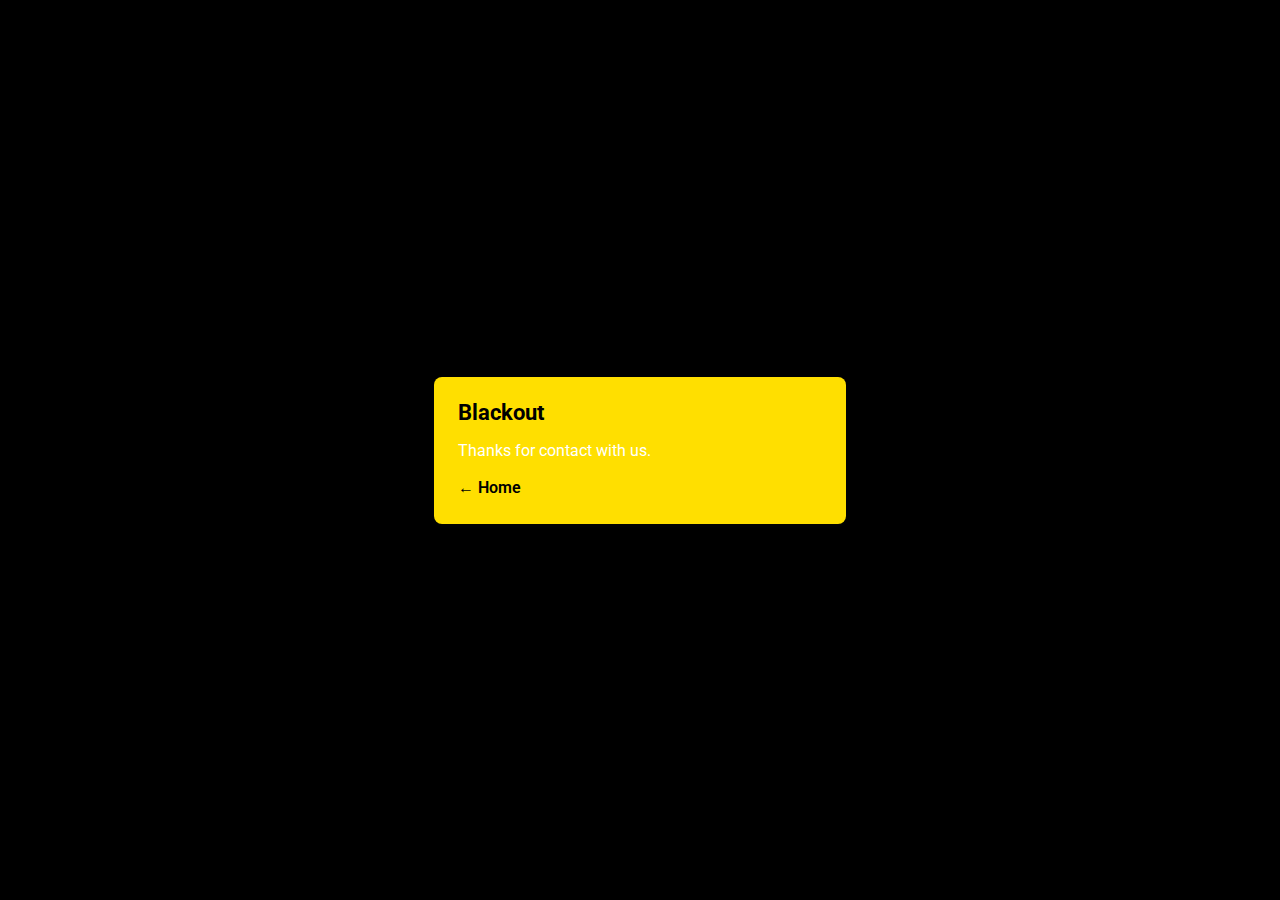
<file: success.html>
<!DOCTYPE html>
<html>
  <head>
    <meta charset="utf-8">
    <meta name="viewport" content="width=device-width, initial-scale=1.0, maximum-scale=1.0, user-scalable=no">
    <link rel="manifest" href="img/main/site.webmanifest">
    <link rel="mask-icon" href="img/main/safari-pinned-tab.svg" color="#5bbad5">
    <meta name="apple-mobile-web-app-title" content="Blackout">
    <meta name="application-name" content="Blackout">
    <meta name="msapplication-TileColor" content="#da532c">
    <meta name="theme-color" content="#ff0000">
    <link rel='icon' href='img/favicon.ico' type='image/x-icon'/ >
    <title>Blackout</title>
    <link href='https://fonts.googleapis.com/css?family=Roboto:400,700&subset=latin,latin-ext' rel='stylesheet' type='text/css'>
    <style>
    body {
      font-family: -apple-system, BlinkMacSystemFont, "Segoe UI", Roboto, Helvetica, Arial, sans-serif, "Apple Color Emoji", "Segoe UI Emoji", "Segoe UI Symbol";
      background: black;
      color: white;
      overflow: hidden;
      margin: 0;
      padding: 0;
    }

    body p {
      color: white;
    }

    h1 {
      margin: 0;
      font-size: 22px;
      line-height: 24px;
      color: black;
    }

    .main {
      position: relative;
      display: flex;
      flex-direction: column;
      align-items: center;
      justify-content: center;
      height: 100vh;
      width: 100vw;
    }

    .card {
      position: relative;
      display: flex;
      flex-direction: column;
      width: 75%;
      max-width: 364px;
      padding: 24px;
      background: #ffdf00;
      color: rgb(14, 30, 37);
      border-radius: 8px;
      box-shadow: 0 2px 4px 0 rgba(14, 30, 37, .16);
    }

    a {
      margin: 0;
      text-decoration: none;
      font-weight: 600;
      line-height: 24px;
      color: black;
    }

    a svg {
      position: relative;
      top: 2px;
    }

    a:hover,
    a:focus {
      text-decoration: underline;
      color: white;
    }

    a:hover svg path{
      fill: white;
    }

    p:last-of-type {
      margin: 0;
    }
    </style>
  </head>
  <body>

    <div class="main">
      <div class="card">
        <div class="header">
          <h1>Blackout</h1>
        </div>
        <div class="body">

          <p>Thanks for contact with us.</p>

          <p>
            <a id="back-link" href="./index.html">← Home</a>
          </p>
        </div>
      </div>
    </div>
    <script>
      (function() {
        if (document.referrer && document.location.host && document.referrer.match(new RegExp("^https?://" + document.location.host))) {
          document.getElementById("back-link").setAttribute("href", document.referrer);
        }
      })();
    </script>
  </body>
</html>
</file>
<file: css/elegant-icons.css>
@font-face {
	font-family: 'ElegantIcons';
	src:url('../icon-fonts/ElegantIcons.eot');
	src:url('../icon-fonts/ElegantIcons.eot?#iefix') format('embedded-opentype'),
		url('../icon-fonts/ElegantIcons.woff') format('woff'),
		url('../icon-fonts/ElegantIcons.ttf') format('truetype'),
		url('../icon-fonts/ElegantIcons.svg#ElegantIcons') format('svg');
	font-weight: normal;
	font-style: normal;
}

/* Use the following CSS code if you want to use data attributes for inserting your icons */
[data-icon]:before {
	font-family: 'ElegantIcons';
	content: attr(data-icon);
	speak: none;
	font-weight: normal;
	font-variant: normal;
	text-transform: none;
	line-height: 1;
	-webkit-font-smoothing: antialiased;
	-moz-osx-font-smoothing: grayscale;
}

/* Use the following CSS code if you want to have a class per icon */
/*
Instead of a list of all class selectors,
you can use the generic selector below, but it's slower:
[class*="your-class-prefix"] {
*/
.arrow_up, .arrow_down, .arrow_left, .arrow_right, .arrow_left-up, .arrow_right-up, .arrow_right-down, .arrow_left-down, .arrow-up-down, .arrow_up-down_alt, .arrow_left-right_alt, .arrow_left-right, .arrow_expand_alt2, .arrow_expand_alt, .arrow_condense, .arrow_expand, .arrow_move, .arrow_carrot-up, .arrow_carrot-down, .arrow_carrot-left, .arrow_carrot-right, .arrow_carrot-2up, .arrow_carrot-2down, .arrow_carrot-2left, .arrow_carrot-2right, .arrow_carrot-up_alt2, .arrow_carrot-down_alt2, .arrow_carrot-left_alt2, .arrow_carrot-right_alt2, .arrow_carrot-2up_alt2, .arrow_carrot-2down_alt2, .arrow_carrot-2left_alt2, .arrow_carrot-2right_alt2, .arrow_triangle-up, .arrow_triangle-down, .arrow_triangle-left, .arrow_triangle-right, .arrow_triangle-up_alt2, .arrow_triangle-down_alt2, .arrow_triangle-left_alt2, .arrow_triangle-right_alt2, .arrow_back, .icon_minus-06, .icon_plus, .icon_close, .icon_check, .icon_minus_alt2, .icon_plus_alt2, .icon_close_alt2, .icon_check_alt2, .icon_zoom-out_alt, .icon_zoom-in_alt, .icon_search, .icon_box-empty, .icon_box-selected, .icon_minus-box, .icon_plus-box, .icon_box-checked, .icon_circle-empty, .icon_circle-slelected, .icon_stop_alt2, .icon_stop, .icon_pause_alt2, .icon_pause, .icon_menu, .icon_menu-square_alt2, .icon_menu-circle_alt2, .icon_ul, .icon_ol, .icon_adjust-horiz, .icon_adjust-vert, .icon_document_alt, .icon_documents_alt, .icon_pencil, .icon_pencil-edit_alt, .icon_pencil-edit, .icon_folder-alt, .icon_folder-open_alt, .icon_folder-add_alt, .icon_info_alt, .icon_error-oct_alt, .icon_error-circle_alt, .icon_error-triangle_alt, .icon_question_alt2, .icon_question, .icon_comment_alt, .icon_chat_alt, .icon_vol-mute_alt, .icon_volume-low_alt, .icon_volume-high_alt, .icon_quotations, .icon_quotations_alt2, .icon_clock_alt, .icon_lock_alt, .icon_lock-open_alt, .icon_key_alt, .icon_cloud_alt, .icon_cloud-upload_alt, .icon_cloud-download_alt, .icon_image, .icon_images, .icon_lightbulb_alt, .icon_gift_alt, .icon_house_alt, .icon_genius, .icon_mobile, .icon_tablet, .icon_laptop, .icon_desktop, .icon_camera_alt, .icon_mail_alt, .icon_cone_alt, .icon_ribbon_alt, .icon_bag_alt, .icon_creditcard, .icon_cart_alt, .icon_paperclip, .icon_tag_alt, .icon_tags_alt, .icon_trash_alt, .icon_cursor_alt, .icon_mic_alt, .icon_compass_alt, .icon_pin_alt, .icon_pushpin_alt, .icon_map_alt, .icon_drawer_alt, .icon_toolbox_alt, .icon_book_alt, .icon_calendar, .icon_film, .icon_table, .icon_contacts_alt, .icon_headphones, .icon_lifesaver, .icon_piechart, .icon_refresh, .icon_link_alt, .icon_link, .icon_loading, .icon_blocked, .icon_archive_alt, .icon_heart_alt, .icon_star_alt, .icon_star-half_alt, .icon_star, .icon_star-half, .icon_tools, .icon_tool, .icon_cog, .icon_cogs, .arrow_up_alt, .arrow_down_alt, .arrow_left_alt, .arrow_right_alt, .arrow_left-up_alt, .arrow_right-up_alt, .arrow_right-down_alt, .arrow_left-down_alt, .arrow_condense_alt, .arrow_expand_alt3, .arrow_carrot_up_alt, .arrow_carrot-down_alt, .arrow_carrot-left_alt, .arrow_carrot-right_alt, .arrow_carrot-2up_alt, .arrow_carrot-2dwnn_alt, .arrow_carrot-2left_alt, .arrow_carrot-2right_alt, .arrow_triangle-up_alt, .arrow_triangle-down_alt, .arrow_triangle-left_alt, .arrow_triangle-right_alt, .icon_minus_alt, .icon_plus_alt, .icon_close_alt, .icon_check_alt, .icon_zoom-out, .icon_zoom-in, .icon_stop_alt, .icon_menu-square_alt, .icon_menu-circle_alt, .icon_document, .icon_documents, .icon_pencil_alt, .icon_folder, .icon_folder-open, .icon_folder-add, .icon_folder_upload, .icon_folder_download, .icon_info, .icon_error-circle, .icon_error-oct, .icon_error-triangle, .icon_question_alt, .icon_comment, .icon_chat, .icon_vol-mute, .icon_volume-low, .icon_volume-high, .icon_quotations_alt, .icon_clock, .icon_lock, .icon_lock-open, .icon_key, .icon_cloud, .icon_cloud-upload, .icon_cloud-download, .icon_lightbulb, .icon_gift, .icon_house, .icon_camera, .icon_mail, .icon_cone, .icon_ribbon, .icon_bag, .icon_cart, .icon_tag, .icon_tags, .icon_trash, .icon_cursor, .icon_mic, .icon_compass, .icon_pin, .icon_pushpin, .icon_map, .icon_drawer, .icon_toolbox, .icon_book, .icon_contacts, .icon_archive, .icon_heart, .icon_profile, .icon_group, .icon_grid-2x2, .icon_grid-3x3, .icon_music, .icon_pause_alt, .icon_phone, .icon_upload, .icon_download, .social_facebook, .social_twitter, .social_pinterest, .social_googleplus, .social_tumblr, .social_tumbleupon, .social_wordpress, .social_instagram, .social_dribbble, .social_vimeo, .social_linkedin, .social_rss, .social_deviantart, .social_share, .social_myspace, .social_skype, .social_youtube, .social_picassa, .social_googledrive, .social_flickr, .social_blogger, .social_spotify, .social_delicious, .social_facebook_circle, .social_twitter_circle, .social_pinterest_circle, .social_googleplus_circle, .social_tumblr_circle, .social_stumbleupon_circle, .social_wordpress_circle, .social_instagram_circle, .social_dribbble_circle, .social_vimeo_circle, .social_linkedin_circle, .social_rss_circle, .social_deviantart_circle, .social_share_circle, .social_myspace_circle, .social_skype_circle, .social_youtube_circle, .social_picassa_circle, .social_googledrive_alt2, .social_flickr_circle, .social_blogger_circle, .social_spotify_circle, .social_delicious_circle, .social_facebook_square, .social_twitter_square, .social_pinterest_square, .social_googleplus_square, .social_tumblr_square, .social_stumbleupon_square, .social_wordpress_square, .social_instagram_square, .social_dribbble_square, .social_vimeo_square, .social_linkedin_square, .social_rss_square, .social_deviantart_square, .social_share_square, .social_myspace_square, .social_skype_square, .social_youtube_square, .social_picassa_square, .social_googledrive_square, .social_flickr_square, .social_blogger_square, .social_spotify_square, .social_delicious_square, .icon_printer, .icon_calulator, .icon_building, .icon_floppy, .icon_drive, .icon_search-2, .icon_id, .icon_id-2, .icon_puzzle, .icon_like, .icon_dislike, .icon_mug, .icon_currency, .icon_wallet, .icon_pens, .icon_easel, .icon_flowchart, .icon_datareport, .icon_briefcase, .icon_shield, .icon_percent, .icon_globe, .icon_globe-2, .icon_target, .icon_hourglass, .icon_balance, .icon_rook, .icon_printer-alt, .icon_calculator_alt, .icon_building_alt, .icon_floppy_alt, .icon_drive_alt, .icon_search_alt, .icon_id_alt, .icon_id-2_alt, .icon_puzzle_alt, .icon_like_alt, .icon_dislike_alt, .icon_mug_alt, .icon_currency_alt, .icon_wallet_alt, .icon_pens_alt, .icon_easel_alt, .icon_flowchart_alt, .icon_datareport_alt, .icon_briefcase_alt, .icon_shield_alt, .icon_percent_alt, .icon_globe_alt, .icon_clipboard {
	font-family: 'ElegantIcons';
	speak: none;
	font-style: normal;
	font-weight: normal;
	font-variant: normal;
	text-transform: none;
	line-height: 1;
	-webkit-font-smoothing: antialiased;
}
.arrow_up:before {
	content: "\21";
}
.arrow_down:before {
	content: "\22";
}
.arrow_left:before {
	content: "\23";
}
.arrow_right:before {
	content: "\24";
}
.arrow_left-up:before {
	content: "\25";
}
.arrow_right-up:before {
	content: "\26";
}
.arrow_right-down:before {
	content: "\27";
}
.arrow_left-down:before {
	content: "\28";
}
.arrow-up-down:before {
	content: "\29";
}
.arrow_up-down_alt:before {
	content: "\2a";
}
.arrow_left-right_alt:before {
	content: "\2b";
}
.arrow_left-right:before {
	content: "\2c";
}
.arrow_expand_alt2:before {
	content: "\2d";
}
.arrow_expand_alt:before {
	content: "\2e";
}
.arrow_condense:before {
	content: "\2f";
}
.arrow_expand:before {
	content: "\30";
}
.arrow_move:before {
	content: "\31";
}
.arrow_carrot-up:before {
	content: "\32";
}
.arrow_carrot-down:before {
	content: "\33";
}
.arrow_carrot-left:before {
	content: "\34";
}
.arrow_carrot-right:before {
	content: "\35";
}
.arrow_carrot-2up:before {
	content: "\36";
}
.arrow_carrot-2down:before {
	content: "\37";
}
.arrow_carrot-2left:before {
	content: "\38";
}
.arrow_carrot-2right:before {
	content: "\39";
}
.arrow_carrot-up_alt2:before {
	content: "\3a";
}
.arrow_carrot-down_alt2:before {
	content: "\3b";
}
.arrow_carrot-left_alt2:before {
	content: "\3c";
}
.arrow_carrot-right_alt2:before {
	content: "\3d";
}
.arrow_carrot-2up_alt2:before {
	content: "\3e";
}
.arrow_carrot-2down_alt2:before {
	content: "\3f";
}
.arrow_carrot-2left_alt2:before {
	content: "\40";
}
.arrow_carrot-2right_alt2:before {
	content: "\41";
}
.arrow_triangle-up:before {
	content: "\42";
}
.arrow_triangle-down:before {
	content: "\43";
}
.arrow_triangle-left:before {
	content: "\44";
}
.arrow_triangle-right:before {
	content: "\45";
}
.arrow_triangle-up_alt2:before {
	content: "\46";
}
.arrow_triangle-down_alt2:before {
	content: "\47";
}
.arrow_triangle-left_alt2:before {
	content: "\48";
}
.arrow_triangle-right_alt2:before {
	content: "\49";
}
.arrow_back:before {
	content: "\4a";
}
.icon_minus-06:before {
	content: "\4b";
}
.icon_plus:before {
	content: "\4c";
}
.icon_close:before {
	content: "\4d";
}
.icon_check:before {
	content: "\4e";
}
.icon_minus_alt2:before {
	content: "\4f";
}
.icon_plus_alt2:before {
	content: "\50";
}
.icon_close_alt2:before {
	content: "\51";
}
.icon_check_alt2:before {
	content: "\52";
}
.icon_zoom-out_alt:before {
	content: "\53";
}
.icon_zoom-in_alt:before {
	content: "\54";
}
.icon_search:before {
	content: "\55";
}
.icon_box-empty:before {
	content: "\56";
}
.icon_box-selected:before {
	content: "\57";
}
.icon_minus-box:before {
	content: "\58";
}
.icon_plus-box:before {
	content: "\59";
}
.icon_box-checked:before {
	content: "\5a";
}
.icon_circle-empty:before {
	content: "\5b";
}
.icon_circle-slelected:before {
	content: "\5c";
}
.icon_stop_alt2:before {
	content: "\5d";
}
.icon_stop:before {
	content: "\5e";
}
.icon_pause_alt2:before {
	content: "\5f";
}
.icon_pause:before {
	content: "\60";
}
.icon_menu:before {
	content: "\61";
}
.icon_menu-square_alt2:before {
	content: "\62";
}
.icon_menu-circle_alt2:before {
	content: "\63";
}
.icon_ul:before {
	content: "\64";
}
.icon_ol:before {
	content: "\65";
}
.icon_adjust-horiz:before {
	content: "\66";
}
.icon_adjust-vert:before {
	content: "\67";
}
.icon_document_alt:before {
	content: "\68";
}
.icon_documents_alt:before {
	content: "\69";
}
.icon_pencil:before {
	content: "\6a";
}
.icon_pencil-edit_alt:before {
	content: "\6b";
}
.icon_pencil-edit:before {
	content: "\6c";
}
.icon_folder-alt:before {
	content: "\6d";
}
.icon_folder-open_alt:before {
	content: "\6e";
}
.icon_folder-add_alt:before {
	content: "\6f";
}
.icon_info_alt:before {
	content: "\70";
}
.icon_error-oct_alt:before {
	content: "\71";
}
.icon_error-circle_alt:before {
	content: "\72";
}
.icon_error-triangle_alt:before {
	content: "\73";
}
.icon_question_alt2:before {
	content: "\74";
}
.icon_question:before {
	content: "\75";
}
.icon_comment_alt:before {
	content: "\76";
}
.icon_chat_alt:before {
	content: "\77";
}
.icon_vol-mute_alt:before {
	content: "\78";
}
.icon_volume-low_alt:before {
	content: "\79";
}
.icon_volume-high_alt:before {
	content: "\7a";
}
.icon_quotations:before {
	content: "\7b";
}
.icon_quotations_alt2:before {
	content: "\7c";
}
.icon_clock_alt:before {
	content: "\7d";
}
.icon_lock_alt:before {
	content: "\7e";
}
.icon_lock-open_alt:before {
	content: "\e000";
}
.icon_key_alt:before {
	content: "\e001";
}
.icon_cloud_alt:before {
	content: "\e002";
}
.icon_cloud-upload_alt:before {
	content: "\e003";
}
.icon_cloud-download_alt:before {
	content: "\e004";
}
.icon_image:before {
	content: "\e005";
}
.icon_images:before {
	content: "\e006";
}
.icon_lightbulb_alt:before {
	content: "\e007";
}
.icon_gift_alt:before {
	content: "\e008";
}
.icon_house_alt:before {
	content: "\e009";
}
.icon_genius:before {
	content: "\e00a";
}
.icon_mobile:before {
	content: "\e00b";
}
.icon_tablet:before {
	content: "\e00c";
}
.icon_laptop:before {
	content: "\e00d";
}
.icon_desktop:before {
	content: "\e00e";
}
.icon_camera_alt:before {
	content: "\e00f";
}
.icon_mail_alt:before {
	content: "\e010";
}
.icon_cone_alt:before {
	content: "\e011";
}
.icon_ribbon_alt:before {
	content: "\e012";
}
.icon_bag_alt:before {
	content: "\e013";
}
.icon_creditcard:before {
	content: "\e014";
}
.icon_cart_alt:before {
	content: "\e015";
}
.icon_paperclip:before {
	content: "\e016";
}
.icon_tag_alt:before {
	content: "\e017";
}
.icon_tags_alt:before {
	content: "\e018";
}
.icon_trash_alt:before {
	content: "\e019";
}
.icon_cursor_alt:before {
	content: "\e01a";
}
.icon_mic_alt:before {
	content: "\e01b";
}
.icon_compass_alt:before {
	content: "\e01c";
}
.icon_pin_alt:before {
	content: "\e01d";
}
.icon_pushpin_alt:before {
	content: "\e01e";
}
.icon_map_alt:before {
	content: "\e01f";
}
.icon_drawer_alt:before {
	content: "\e020";
}
.icon_toolbox_alt:before {
	content: "\e021";
}
.icon_book_alt:before {
	content: "\e022";
}
.icon_calendar:before {
	content: "\e023";
}
.icon_film:before {
	content: "\e024";
}
.icon_table:before {
	content: "\e025";
}
.icon_contacts_alt:before {
	content: "\e026";
}
.icon_headphones:before {
	content: "\e027";
}
.icon_lifesaver:before {
	content: "\e028";
}
.icon_piechart:before {
	content: "\e029";
}
.icon_refresh:before {
	content: "\e02a";
}
.icon_link_alt:before {
	content: "\e02b";
}
.icon_link:before {
	content: "\e02c";
}
.icon_loading:before {
	content: "\e02d";
}
.icon_blocked:before {
	content: "\e02e";
}
.icon_archive_alt:before {
	content: "\e02f";
}
.icon_heart_alt:before {
	content: "\e030";
}
.icon_star_alt:before {
	content: "\e031";
}
.icon_star-half_alt:before {
	content: "\e032";
}
.icon_star:before {
	content: "\e033";
}
.icon_star-half:before {
	content: "\e034";
}
.icon_tools:before {
	content: "\e035";
}
.icon_tool:before {
	content: "\e036";
}
.icon_cog:before {
	content: "\e037";
}
.icon_cogs:before {
	content: "\e038";
}
.arrow_up_alt:before {
	content: "\e039";
}
.arrow_down_alt:before {
	content: "\e03a";
}
.arrow_left_alt:before {
	content: "\e03b";
}
.arrow_right_alt:before {
	content: "\e03c";
}
.arrow_left-up_alt:before {
	content: "\e03d";
}
.arrow_right-up_alt:before {
	content: "\e03e";
}
.arrow_right-down_alt:before {
	content: "\e03f";
}
.arrow_left-down_alt:before {
	content: "\e040";
}
.arrow_condense_alt:before {
	content: "\e041";
}
.arrow_expand_alt3:before {
	content: "\e042";
}
.arrow_carrot_up_alt:before {
	content: "\e043";
}
.arrow_carrot-down_alt:before {
	content: "\e044";
}
.arrow_carrot-left_alt:before {
	content: "\e045";
}
.arrow_carrot-right_alt:before {
	content: "\e046";
}
.arrow_carrot-2up_alt:before {
	content: "\e047";
}
.arrow_carrot-2dwnn_alt:before {
	content: "\e048";
}
.arrow_carrot-2left_alt:before {
	content: "\e049";
}
.arrow_carrot-2right_alt:before {
	content: "\e04a";
}
.arrow_triangle-up_alt:before {
	content: "\e04b";
}
.arrow_triangle-down_alt:before {
	content: "\e04c";
}
.arrow_triangle-left_alt:before {
	content: "\e04d";
}
.arrow_triangle-right_alt:before {
	content: "\e04e";
}
.icon_minus_alt:before {
	content: "\e04f";
}
.icon_plus_alt:before {
	content: "\e050";
}
.icon_close_alt:before {
	content: "\e051";
}
.icon_check_alt:before {
	content: "\e052";
}
.icon_zoom-out:before {
	content: "\e053";
}
.icon_zoom-in:before {
	content: "\e054";
}
.icon_stop_alt:before {
	content: "\e055";
}
.icon_menu-square_alt:before {
	content: "\e056";
}
.icon_menu-circle_alt:before {
	content: "\e057";
}
.icon_document:before {
	content: "\e058";
}
.icon_documents:before {
	content: "\e059";
}
.icon_pencil_alt:before {
	content: "\e05a";
}
.icon_folder:before {
	content: "\e05b";
}
.icon_folder-open:before {
	content: "\e05c";
}
.icon_folder-add:before {
	content: "\e05d";
}
.icon_folder_upload:before {
	content: "\e05e";
}
.icon_folder_download:before {
	content: "\e05f";
}
.icon_info:before {
	content: "\e060";
}
.icon_error-circle:before {
	content: "\e061";
}
.icon_error-oct:before {
	content: "\e062";
}
.icon_error-triangle:before {
	content: "\e063";
}
.icon_question_alt:before {
	content: "\e064";
}
.icon_comment:before {
	content: "\e065";
}
.icon_chat:before {
	content: "\e066";
}
.icon_vol-mute:before {
	content: "\e067";
}
.icon_volume-low:before {
	content: "\e068";
}
.icon_volume-high:before {
	content: "\e069";
}
.icon_quotations_alt:before {
	content: "\e06a";
}
.icon_clock:before {
	content: "\e06b";
}
.icon_lock:before {
	content: "\e06c";
}
.icon_lock-open:before {
	content: "\e06d";
}
.icon_key:before {
	content: "\e06e";
}
.icon_cloud:before {
	content: "\e06f";
}
.icon_cloud-upload:before {
	content: "\e070";
}
.icon_cloud-download:before {
	content: "\e071";
}
.icon_lightbulb:before {
	content: "\e072";
}
.icon_gift:before {
	content: "\e073";
}
.icon_house:before {
	content: "\e074";
}
.icon_camera:before {
	content: "\e075";
}
.icon_mail:before {
	content: "\e076";
}
.icon_cone:before {
	content: "\e077";
}
.icon_ribbon:before {
	content: "\e078";
}
.icon_bag:before {
	content: "\e079";
}
.icon_cart:before {
	content: "\e07a";
}
.icon_tag:before {
	content: "\e07b";
}
.icon_tags:before {
	content: "\e07c";
}
.icon_trash:before {
	content: "\e07d";
}
.icon_cursor:before {
	content: "\e07e";
}
.icon_mic:before {
	content: "\e07f";
}
.icon_compass:before {
	content: "\e080";
}
.icon_pin:before {
	content: "\e081";
}
.icon_pushpin:before {
	content: "\e082";
}
.icon_map:before {
	content: "\e083";
}
.icon_drawer:before {
	content: "\e084";
}
.icon_toolbox:before {
	content: "\e085";
}
.icon_book:before {
	content: "\e086";
}
.icon_contacts:before {
	content: "\e087";
}
.icon_archive:before {
	content: "\e088";
}
.icon_heart:before {
	content: "\e089";
}
.icon_profile:before {
	content: "\e08a";
}
.icon_group:before {
	content: "\e08b";
}
.icon_grid-2x2:before {
	content: "\e08c";
}
.icon_grid-3x3:before {
	content: "\e08d";
}
.icon_music:before {
	content: "\e08e";
}
.icon_pause_alt:before {
	content: "\e08f";
}
.icon_phone:before {
	content: "\e090";
}
.icon_upload:before {
	content: "\e091";
}
.icon_download:before {
	content: "\e092";
}
.social_facebook:before {
	content: "\e093";
}
.social_twitter:before {
	content: "\e094";
}
.social_pinterest:before {
	content: "\e095";
}
.social_googleplus:before {
	content: "\e096";
}
.social_tumblr:before {
	content: "\e097";
}
.social_tumbleupon:before {
	content: "\e098";
}
.social_wordpress:before {
	content: "\e099";
}
.social_instagram:before {
	content: "\e09a";
}
.social_dribbble:before {
	content: "\e09b";
}
.social_vimeo:before {
	content: "\e09c";
}
.social_linkedin:before {
	content: "\e09d";
}
.social_rss:before {
	content: "\e09e";
}
.social_deviantart:before {
	content: "\e09f";
}
.social_share:before {
	content: "\e0a0";
}
.social_myspace:before {
	content: "\e0a1";
}
.social_skype:before {
	content: "\e0a2";
}
.social_youtube:before {
	content: "\e0a3";
}
.social_picassa:before {
	content: "\e0a4";
}
.social_googledrive:before {
	content: "\e0a5";
}
.social_flickr:before {
	content: "\e0a6";
}
.social_blogger:before {
	content: "\e0a7";
}
.social_spotify:before {
	content: "\e0a8";
}
.social_delicious:before {
	content: "\e0a9";
}
.social_facebook_circle:before {
	content: "\e0aa";
}
.social_twitter_circle:before {
	content: "\e0ab";
}
.social_pinterest_circle:before {
	content: "\e0ac";
}
.social_googleplus_circle:before {
	content: "\e0ad";
}
.social_tumblr_circle:before {
	content: "\e0ae";
}
.social_stumbleupon_circle:before {
	content: "\e0af";
}
.social_wordpress_circle:before {
	content: "\e0b0";
}
.social_instagram_circle:before {
	content: "\e0b1";
}
.social_dribbble_circle:before {
	content: "\e0b2";
}
.social_vimeo_circle:before {
	content: "\e0b3";
}
.social_linkedin_circle:before {
	content: "\e0b4";
}
.social_rss_circle:before {
	content: "\e0b5";
}
.social_deviantart_circle:before {
	content: "\e0b6";
}
.social_share_circle:before {
	content: "\e0b7";
}
.social_myspace_circle:before {
	content: "\e0b8";
}
.social_skype_circle:before {
	content: "\e0b9";
}
.social_youtube_circle:before {
	content: "\e0ba";
}
.social_picassa_circle:before {
	content: "\e0bb";
}
.social_googledrive_alt2:before {
	content: "\e0bc";
}
.social_flickr_circle:before {
	content: "\e0bd";
}
.social_blogger_circle:before {
	content: "\e0be";
}
.social_spotify_circle:before {
	content: "\e0bf";
}
.social_delicious_circle:before {
	content: "\e0c0";
}
.social_facebook_square:before {
	content: "\e0c1";
}
.social_twitter_square:before {
	content: "\e0c2";
}
.social_pinterest_square:before {
	content: "\e0c3";
}
.social_googleplus_square:before {
	content: "\e0c4";
}
.social_tumblr_square:before {
	content: "\e0c5";
}
.social_stumbleupon_square:before {
	content: "\e0c6";
}
.social_wordpress_square:before {
	content: "\e0c7";
}
.social_instagram_square:before {
	content: "\e0c8";
}
.social_dribbble_square:before {
	content: "\e0c9";
}
.social_vimeo_square:before {
	content: "\e0ca";
}
.social_linkedin_square:before {
	content: "\e0cb";
}
.social_rss_square:before {
	content: "\e0cc";
}
.social_deviantart_square:before {
	content: "\e0cd";
}
.social_share_square:before {
	content: "\e0ce";
}
.social_myspace_square:before {
	content: "\e0cf";
}
.social_skype_square:before {
	content: "\e0d0";
}
.social_youtube_square:before {
	content: "\e0d1";
}
.social_picassa_square:before {
	content: "\e0d2";
}
.social_googledrive_square:before {
	content: "\e0d3";
}
.social_flickr_square:before {
	content: "\e0d4";
}
.social_blogger_square:before {
	content: "\e0d5";
}
.social_spotify_square:before {
	content: "\e0d6";
}
.social_delicious_square:before {
	content: "\e0d7";
}
.icon_printer:before {
	content: "\e103";
}
.icon_calulator:before {
	content: "\e0ee";
}
.icon_building:before {
	content: "\e0ef";
}
.icon_floppy:before {
	content: "\e0e8";
}
.icon_drive:before {
	content: "\e0ea";
}
.icon_search-2:before {
	content: "\e101";
}
.icon_id:before {
	content: "\e107";
}
.icon_id-2:before {
	content: "\e108";
}
.icon_puzzle:before {
	content: "\e102";
}
.icon_like:before {
	content: "\e106";
}
.icon_dislike:before {
	content: "\e0eb";
}
.icon_mug:before {
	content: "\e105";
}
.icon_currency:before {
	content: "\e0ed";
}
.icon_wallet:before {
	content: "\e100";
}
.icon_pens:before {
	content: "\e104";
}
.icon_easel:before {
	content: "\e0e9";
}
.icon_flowchart:before {
	content: "\e109";
}
.icon_datareport:before {
	content: "\e0ec";
}
.icon_briefcase:before {
	content: "\e0fe";
}
.icon_shield:before {
	content: "\e0f6";
}
.icon_percent:before {
	content: "\e0fb";
}
.icon_globe:before {
	content: "\e0e2";
}
.icon_globe-2:before {
	content: "\e0e3";
}
.icon_target:before {
	content: "\e0f5";
}
.icon_hourglass:before {
	content: "\e0e1";
}
.icon_balance:before {
	content: "\e0ff";
}
.icon_rook:before {
	content: "\e0f8";
}
.icon_printer-alt:before {
	content: "\e0fa";
}
.icon_calculator_alt:before {
	content: "\e0e7";
}
.icon_building_alt:before {
	content: "\e0fd";
}
.icon_floppy_alt:before {
	content: "\e0e4";
}
.icon_drive_alt:before {
	content: "\e0e5";
}
.icon_search_alt:before {
	content: "\e0f7";
}
.icon_id_alt:before {
	content: "\e0e0";
}
.icon_id-2_alt:before {
	content: "\e0fc";
}
.icon_puzzle_alt:before {
	content: "\e0f9";
}
.icon_like_alt:before {
	content: "\e0dd";
}
.icon_dislike_alt:before {
	content: "\e0f1";
}
.icon_mug_alt:before {
	content: "\e0dc";
}
.icon_currency_alt:before {
	content: "\e0f3";
}
.icon_wallet_alt:before {
	content: "\e0d8";
}
.icon_pens_alt:before {
	content: "\e0db";
}
.icon_easel_alt:before {
	content: "\e0f0";
}
.icon_flowchart_alt:before {
	content: "\e0df";
}
.icon_datareport_alt:before {
	content: "\e0f2";
}
.icon_briefcase_alt:before {
	content: "\e0f4";
}
.icon_shield_alt:before {
	content: "\e0d9";
}
.icon_percent_alt:before {
	content: "\e0da";
}
.icon_globe_alt:before {
	content: "\e0de";
}
.icon_clipboard:before {
	content: "\e0e6";
}


	.glyph {
		float: left;
		text-align: center;
		padding: .75em;
		margin: .4em 1.5em .75em 0;
		width: 6em;
text-shadow: none;
	}
        .glyph_big {
        font-size: 128px;
        color: #59c5dc;
        float: left;
        margin-right: 20px;
        }

        .glyph div { padding-bottom: 10px;}

	.glyph input {
		font-family: consolas, monospace;
		font-size: 12px;
		width: 100%;
		text-align: center;
		border: 0;
		box-shadow: 0 0 0 1px #ccc;
		padding: .2em;
                -moz-border-radius: 5px;
                -webkit-border-radius: 5px;
	}
	.centered {
		margin-left: auto;
		margin-right: auto;
	}
	.glyph .fs1 {
		font-size: 2em;
	}
</file>
<file: css/style.css>
/* =================================
------------------------------------
  Cassi | Photo Studio HTML Template
  Version: 1.0
 ------------------------------------
 ====================================*/

/*----------------------------------------*/

/* Template default CSS
/*----------------------------------------*/

@import url("https://fonts.googleapis.com/css?family=Poppins:300,300i,400,400i,500,500i,600,600i,700,700i&display=swap");
@import url("https://fonts.googleapis.com/css?family=Roboto:400,400i,700&display=swap");
html, body {
	height: 100%;
	font-family: "Poppins", sans-serif;
	-webkit-font-smoothing: antialiased;
	background: black;
}
h1, h2, h3, h4, h5, h6 {
	margin: 0;
	color: #333333;
	font-weight: 600;
}
h1 {
	font-size: 70px;
}
h2 {
	font-size: 36px;
}
h3 {
	font-size: 30px;
}
h4 {
	font-size: 24px;
}
h5 {
	font-size: 18px;
}
h6 {
	font-size: 16px;
}
p {
	font-size: 15px;
	color: #bfbfbf;
	line-height: 1.8;
}
img {
	max-width: 100%;
}
input:focus, select:focus, button:focus, textarea:focus {
	outline: none;
}
a:hover, a:focus {
	text-decoration: none;
	outline: none;
}
ul, ol {
	padding: 0;
	margin: 0;
}
@media (min-width: 1200px) {
	.container {
		max-width: 1200px;
	}
}
/*---------------------
   Helper CSS
 -----------------------*/

.section-title {
	text-align: center;
	margin-bottom: 55px;
}
.section-title img {
	margin-bottom: 15px;
}
.section-title h2 {
	font-weight: 400;
	font-size: 38px;
	text-transform: uppercase;
}
.section-title p {
	padding-top: 15px;
	margin-bottom: 0;
}
.set-bg {
	background-repeat: no-repeat;
	background-size: cover;
	background-position: top center;
}
.spad {
	padding-top: 110px;
	padding-bottom: 105px;
}
.text-white h1, .text-white h2, .text-white h3, .text-white h4, .text-white h5, .text-white h6, .text-white p, .text-white span, .text-white li, .text-white a {
	color: #fff;
}
/*---------------------
  Commom elements
-----------------------*/

.site-btn {
	display: inline-block;
	font-size: 16px;
	padding: 17px 25px;
	min-width: 170px;
	color: #fff;
	background: #ff0000;
	line-height: 1;
	letter-spacing: 1px;
	text-transform: uppercase;
	text-align: center;
	font-weight: 500;
	border: none;
	border-radius: 2px;
}
.site-btn i {
	font-size: 24px;
	position: relative;
	top: 5px;
	margin-left: 4px;
}
.site-btn:hover {
	color: #fff;
}
/* Preloder */

#preloder {
	position: fixed;
	width: 100%;
	height: 100%;
	top: 0;
	left: 0;
	z-index: 999999;
	background: #000;
}
.loader {
	width: 40px;
	height: 40px;
	position: absolute;
	top: 50%;
	left: 50%;
	margin-top: -13px;
	margin-left: -13px;
	border-radius: 60px;
	animation: loader 0.8s linear infinite;
	-webkit-animation: loader 0.8s linear infinite;
}
@keyframes loader {
	0% {
		-webkit-transform: rotate(0deg);
		transform: rotate(0deg);
		border: 4px solid #f44336;
		border-left-color: transparent;
	}
	50% {
		-webkit-transform: rotate(180deg);
		transform: rotate(180deg);
		border: 4px solid #673ab7;
		border-left-color: transparent;
	}
	100% {
		-webkit-transform: rotate(360deg);
		transform: rotate(360deg);
		border: 4px solid #f44336;
		border-left-color: transparent;
	}
}
@-webkit-keyframes loader {
	0% {
		-webkit-transform: rotate(0deg);
		border: 4px solid #f44336;
		border-left-color: transparent;
	}
	50% {
		-webkit-transform: rotate(180deg);
		border: 4px solid #673ab7;
		border-left-color: transparent;
	}
	100% {
		-webkit-transform: rotate(360deg);
		border: 4px solid #f44336;
		border-left-color: transparent;
	}
}
.offcanvas-menu-wrapper {
	display: none;
	position: fixed;
	width: 100%;
	height: 100%;
	left: 0;
	top: 0;
	background: #151515;
	z-index: 9999;
	align-items: center;
	justify-content: center;
}
.offcanvas-menu-wrapper .menu-switch {
	position: relative;
	top: 50px;
	opacity: 0;
	filter: alpha(opacity=0);
}
.menu-header {
	position: absolute;
	width: 100%;
	top: 0;
	left: 0;
	padding: 24px 35px 14px 40px;
}
.main-menu {
	list-style: none;
	display: inline-block;
	text-align: center;
}
.main-menu li {
	display: block;
	margin-bottom: 15px;
	position: relative;
	top: 50px;
	opacity: 0;
	filter: alpha(opacity=0);
}
.main-menu li:nth-child(5) {
	-webkit-transition: all 0.5s ease 0s;
	-moz-transition: all 0.5s ease 0s;
	-o-transition: all 0.5s ease 0s;
	transition: all 0.5s ease 0s;
}
.main-menu li:nth-child(4) {
	-webkit-transition: all 0.5s ease 0.2s;
	-moz-transition: all 0.5s ease 0.2s;
	-o-transition: all 0.5s ease 0.2s;
	transition: all 0.5s ease 0.2s;
}
.main-menu li:nth-child(3) {
	-webkit-transition: all 0.5s ease 0.4s;
	-moz-transition: all 0.5s ease 0.4s;
	-o-transition: all 0.5s ease 0.4s;
	transition: all 0.5s ease 0.4s;
}
.main-menu li:nth-child(2) {
	-webkit-transition: all 0.5s ease 0.6s;
	-moz-transition: all 0.5s ease 0.6s;
	-o-transition: all 0.5s ease 0.6s;
	transition: all 0.5s ease 0.6s;
}
.main-menu li:nth-child(1) {
	-webkit-transition: all 0.5s ease 0.8s;
	-moz-transition: all 0.5s ease 0.8s;
	-o-transition: all 0.5s ease 0.8s;
	transition: all 0.5s ease 0.8s;
}
.main-menu li:last-child {
	margin-bottom: 0;
}
.main-menu li a {
	font-size: 48px;
	font-weight: 700;
	color: black;
	font-family: "Roboto", sans-serif;
	transition: all 0.3s;
}
@media (max-width: 576px) {
	.main-menu li a {
		font-size: 30px;
	}
}
.main-menu li a:hover, .main-menu li a.active {
	color: white;
}
.menu-footer {
	padding: 26px 40px 22px;
	position: absolute;
	width: 100%;
	left: 0;
	bottom: 0;
}
@media only screen and (min-width: 576px) and (max-width: 767px), (max-width: 576px) {
	.menu-footer {
		display: none;
	}
}
.active .menu-switch {
	top: 0;
	opacity: 1;
	filter: alpha(opacity=100);
	-webkit-transition: all 0.5s ease 0.2s;
	-moz-transition: all 0.5s ease 0.2s;
	-o-transition: all 0.5s ease 0.2s;
	transition: all 0.5s ease 0.2s;
}
.active .main-menu li {
	top: 0;
	opacity: 1;
	filter: alpha(opacity=100);
}
.active .main-menu li:nth-child(1) {
	-webkit-transition: all 0.5s ease 0s;
	-moz-transition: all 0.5s ease 0s;
	-o-transition: all 0.5s ease 0s;
	transition: all 0.5s ease 0s;
}
.active .main-menu li:nth-child(2) {
	-webkit-transition: all 0.5s ease 0.2s;
	-moz-transition: all 0.5s ease 0.2s;
	-o-transition: all 0.5s ease 0.2s;
	transition: all 0.5s ease 0.2s;
}
.active .main-menu li:nth-child(3) {
	-webkit-transition: all 0.5s ease 0.4s;
	-moz-transition: all 0.5s ease 0.4s;
	-o-transition: all 0.5s ease 0.4s;
	transition: all 0.5s ease 0.4s;
}
.active .main-menu li:nth-child(4) {
	-webkit-transition: all 0.5s ease 0.6s;
	-moz-transition: all 0.5s ease 0.6s;
	-o-transition: all 0.5s ease 0.6s;
	transition: all 0.5s ease 0.6s;
}
.active .main-menu li:nth-child(5) {
	-webkit-transition: all 0.5s ease 0.8s;
	-moz-transition: all 0.5s ease 0.8s;
	-o-transition: all 0.5s ease 0.8s;
	transition: all 0.5s ease 0.8s;
}
/*---------------------
   Header section
 -----------------------*/

.header-section {
	padding: 24px 35px 14px 40px;
	overflow: hidden;
}
.site-logo {
	display: inline-block;
	padding-top: 5px;
}
.menu-switch {
	float: right;
	cursor: pointer;
}
.menu-switch i {
	color: #fff;
	font-size: 37px;
	line-height: 37px;
}
/*---------------------
   Hero section
 -----------------------*/

@media only screen and (min-width: 768px) and (max-width: 991px) {
	.hero-section {
		padding: 0 40px;
	}
}
.hero-slider .owl-nav {
	position: absolute;
	right: 30px;
	bottom: 30px;
}
@media only screen and (min-width: 576px) and (max-width: 767px), (max-width: 576px) {
	.hero-slider .owl-nav {
		right: calc(50% - 51px);
		bottom: 50px;
	}
}
.hero-slider .owl-nav button.owl-prev, .hero-slider .owl-nav button.owl-next {
	display: inline-block;
	width: 46px;
	height: 46px;
	border: 1px solid #fff;
	color: #fff;
	font-size: 20px;
	padding-top: 6px !important;
	border-radius: 1px;
	-webkit-transition: all 0.4s;
	-moz-transition: all 0.4s;
	-o-transition: all 0.4s;
	transition: all 0.4s;
}
.hero-slider .owl-nav button.owl-prev:hover, .hero-slider .owl-nav button.owl-next:hover {
	background: #242deb;
	border-color: #242deb;
}
.hero-slider .owl-nav button.owl-prev {
	margin-right: 10px;
}
.hero-item {
	position: relative;
	display: flex;
	align-items: center;
}
.hero-text {
	position: relative;
	padding-left: 80px;
	max-width: 595px;
	z-index: 5;
}
@media only screen and (min-width: 576px) and (max-width: 767px), (max-width: 576px) {
	.hero-text {
		padding: 100px 20px 150px;
		text-align: center;
		margin: 0 auto;
	}
}
.hero-text .ht-cata {
	display: inline-block;
	padding: 5px 18px 4px;
	margin-bottom: 20px;
	font-weight: 500;
	font-size: 14px;
	text-transform: uppercase;
	letter-spacing: 2px;
	color: black;
	background: white;
	position: relative;
	opacity: 0;
	filter: alpha(opacity=0);
	top: 50px;
}
.hero-text h2 {
	font-size: 80px;
	color: #fff;
	margin-bottom: 30px;
	position: relative;
	opacity: 0;
	filter: alpha(opacity=0);
	top: 50px;
}
@media only screen and (min-width: 576px) and (max-width: 767px) {
	.hero-text h2 {
		font-size: 60px;
	}
}
@media (max-width: 576px) {
	.hero-text h2 {
		font-size: 40px;
	}
}
.hero-text p {
	font-size: 18px;
	margin-bottom: 35px;
	position: relative;
	opacity: 0;
	filter: alpha(opacity=0);
	top: 50px;
}
.hero-text .ht-btn {
	color: #fff;
	font-size: 16px;
	font-weight: 500;
	text-transform: uppercase;
	letter-spacing: 1px;
	position: relative;
	opacity: 0;
	filter: alpha(opacity=0);
	top: 50px;
}
.hero-text .ht-btn i {
	font-size: 24px;
	position: relative;
	top: 5px;
	color: #242deb;
	margin-left: 5px;
}
.hi-bg {
	position: absolute;
	height: 100%;
	width: calc(100% - 650px);
	top: 0;
	right: 0;
}
@media only screen and (min-width: 768px) and (max-width: 991px), only screen and (min-width: 576px) and (max-width: 767px), (max-width: 576px) {
	.hi-bg {
		width: 100%;
		right: auto;
		left: 0;
	}
	.hi-bg:after {
		position: absolute;
		content: "";
		width: 100%;
		height: 100%;
		left: 0;
		top: 0;
		background: #000;
		opacity: 0.8;
		filter: alpha(opacity=80);
	}
}
.owl-item.active .hero-text h2, .owl-item.active .hero-text p, .owl-item.active .hero-text .ht-cata, .owl-item.active .hero-text .ht-btn {
	top: 0;
	opacity: 1;
	filter: alpha(opacity=100);
}
.owl-item.active .hero-text .ht-cata {
	-webkit-transition: all 0.5s ease 0.4s;
	-moz-transition: all 0.5s ease 0.4s;
	-o-transition: all 0.5s ease 0.4s;
	transition: all 0.5s ease 0.4s;
}
.owl-item.active .hero-text h2 {
	-webkit-transition: all 0.5s ease 0.6s;
	-moz-transition: all 0.5s ease 0.6s;
	-o-transition: all 0.5s ease 0.6s;
	transition: all 0.5s ease 0.6s;
}
.owl-item.active .hero-text p {
	-webkit-transition: all 0.5s ease 0.8s;
	-moz-transition: all 0.5s ease 0.8s;
	-o-transition: all 0.5s ease 0.8s;
	transition: all 0.5s ease 0.8s;
}
.owl-item.active .hero-text .ht-btn {
	-webkit-transition: all 0.5s ease 1s;
	-moz-transition: all 0.5s ease 1s;
	-o-transition: all 0.5s ease 1s;
	transition: all 0.5s ease 1s;
}
/*---------------------
   Footer section
 -----------------------*/

.footer-section {
	padding: 26px 40px 22px;
	overflow: hidden;
}
@media only screen and (min-width: 576px) and (max-width: 767px), (max-width: 576px) {
	.footer-section {
		text-align: center;
	}
}
.footer-social {
	display: inline-block;
}
.footer-social a {
	display: inline-block;
	font-size: 14px;
	color: #fff;
	margin-right: 24px;
	padding-bottom: 7px;
	position: relative;
	-webkit-transition: all 0.4s;
	-moz-transition: all 0.4s;
	-o-transition: all 0.4s;
	transition: all 0.4s;
	border-bottom: 2px solid rgba(255, 255, 255, 0.2);
}
.footer-social a:last-child {
	margin-right: 0;
}
.footer-social a:after {
	position: absolute;
	content: "";
	width: 0;
	height: 2px;
	left: 0;
	bottom: -2px;
	background: red;
	-webkit-transition: all 0.4s;
	-moz-transition: all 0.4s;
	-o-transition: all 0.4s;
	transition: all 0.4s;
}
.footer-social a:hover:after {
	width: 100%;
}
.copyright {
	float: right;
	color: #969696;
	padding-top: 3px;
}
.copyright a {
	color: #ff0000;
}
.copyright a:hover {
	text-decoration: underline;
}
.copyright i {
	color: #c11;
}
@media only screen and (min-width: 576px) and (max-width: 767px), (max-width: 576px) {
	.copyright {
		float: none;
		padding-top: 15px;
	}
}
/*------------------
   About page
 ------------------*/

.page-top-section {
	padding: 0 40px;
}
.page-top-warp {
	height: 500px;
	display: flex;
	align-items: center;
	justify-content: center;
}
.page-top-warp h2 {
	font-size: 80px;
	font-weight: 600;
	color: #fff;
	margin-bottom: 15px;
}
@media only screen and (min-width: 768px) and (max-width: 991px), only screen and (min-width: 576px) and (max-width: 767px) {
	.page-top-warp h2 {
		font-size: 60px;
	}
}
@media (max-width: 576px) {
	.page-top-warp h2 {
		font-size: 40px;
	}
}
.page-top-warp p {
	font-size: 18px;
	padding-right: 50px;
}
@media only screen and (min-width: 576px) and (max-width: 767px), (max-width: 576px) {
	.page-top-warp p {
		padding-right: 0;
	}
}
.about-section {
	padding-top: 82px;
}
.about-item {
	margin-bottom: 55px;
}
.about-item .ai-text {
	padding-left: 70px;
}
@media only screen and (min-width: 768px) and (max-width: 991px), only screen and (min-width: 576px) and (max-width: 767px), (max-width: 576px) {
	.about-item .ai-text {
		padding-left: 0;
	}
}
.about-item h2 {
	color: #fff;
	margin-bottom: 40px;
}
.about-item h4 {
	color: #fff;
	font-weight: 400;
	margin-bottom: 20px;
	line-height: 1.4;
}
.about-item p {
	font-size: 16px;
}
.team-item {
	position: relative;
	overflow: hidden;
}
.team-item img {
	min-width: 100%;
}
.team-item:hover .team-meta {
	height: 100%;
	background: rgba(19, 29, 220, 0.7);
}
.team-item:hover .team-meta h5, .team-item:hover .team-meta p {
	color: #fff;
}
.team-item:hover .tm-social {
	position: relative;
	visibility: visible;
	padding-top: 30px;
	opacity: 1;
	filter: alpha(opacity=100);
}
.team-meta {
	position: absolute;
	left: 0;
	bottom: 0;
	width: 100%;
	height: 100px;
	padding: 27px 0 26px;
	text-align: center;
	display: flex;
	align-items: center;
	justify-content: center;
	background: rgba(255, 255, 255, 0.9);
	transition: all 0.4s;
}
.team-meta h5 {
	font-weight: 600;
	margin-bottom: 5px;
}
.team-meta p {
	font-size: 12px;
	margin-bottom: 0;
}
.team-meta .tm-social {
	padding-top: 0;
	visibility: hidden;
	position: absolute;
	width: 100%;
	left: 0;
	opacity: 0;
	filter: alpha(opacity=0);
	-webkit-transition: all 0.4s;
	-moz-transition: all 0.4s;
	-o-transition: all 0.4s;
	transition: all 0.4s;
}
.team-meta .tm-social a {
	color: #fff;
	width: 30px;
	height: 30px;
	padding-top: 5px;
	margin: 0 5px;
	font-size: 14px;
	display: inline-block;
	border-radius: 50%;
	-webkit-transition: all 0.4s;
	-moz-transition: all 0.4s;
	-o-transition: all 0.4s;
	transition: all 0.4s;
}
.team-meta .tm-social a:hover {
	color: #242deb;
	background: #fff;
}
/*------------------
   Gallery page
 ------------------*/

.gallery-section {
	padding: 0 40px 80px;
}
.gallery-item {
	display: block;
	position: relative;
	overflow: hidden;
	margin-bottom: 30px;
}
.gallery-item img {
	min-width: 100%;
}
.gallery-item:after {
	position: absolute;
	content: "";
	width: 100%;
	height: 200px;
	left: 0;
	bottom: 0;
	opacity: 0;
	filter: alpha(opacity=0);
	background: black;
	background: -moz-linear-gradient(180deg, rgba(0, 0, 0, 0) 0%, black 46%);
	background: -webkit-linear-gradient(180deg, rgba(0, 0, 0, 0) 0%, black 46%);
	background: linear-gradient(180deg, rgba(0, 0, 0, 0) 0%, black 46%);
	filter: progid:DXImageTransform.Microsoft.gradient(startColorstr="#000000", endColorstr="#000000", GradientType=1);
	z-index: 1;
	-webkit-transition: all 0.4s;
	-moz-transition: all 0.4s;
	-o-transition: all 0.4s;
	transition: all 0.4s;
}
.gallery-item .gi-text {
	position: absolute;
	text-align: center;
	width: 100%;
	left: 0;
	bottom: 50px;
	padding: 0 15px;
	z-index: 2;
	opacity: 0;
	filter: alpha(opacity=0);
	-webkit-transition: all 0.4s;
	-moz-transition: all 0.4s;
	-o-transition: all 0.4s;
	transition: all 0.4s;
}
.gallery-item .gi-text h4 {
	color: #fff;
	margin-bottom: 50px;
	-webkit-transition: all 0.4s;
	-moz-transition: all 0.4s;
	-o-transition: all 0.4s;
	transition: all 0.4s;
}
.gallery-item .gi-text p {
	color: #fff;
	text-transform: uppercase;
}
.gallery-item:hover:after {
	opacity: 0.6;
	filter: alpha(opacity=60);
}
.gallery-item:hover .gi-text {
	bottom: 0;
	opacity: 1;
	filter: alpha(opacity=100);
}
.gallery-item:hover .gi-text h4 {
	margin-bottom: 5px;
}
.fr-position-outside {
	left: 0;
	top: 0;
	right: auto;
	bottom: auto;
}
.fr-position-text {
	color: #fff;
}
.fr-window-skin-fresco.fr-window-ui-outside .fr-close-background, .fr-window-skin-fresco.fr-window-ui-outside .fr-close:hover .fr-close-background {
	background-color: transparent;
}
.fr-thumbnail-active {
	border: 2px solid #242deb;
}
/*----------------
   Blog Page
 ----------------*/

.blog-section {
	padding: 0 40px;
}
@media (max-width: 576px) {
	.blog-section {
		padding: 0 20px;
	}
}
.feature-blog {
	height: 800px;
	display: flex;
	align-items: center;
	justify-content: center;
	margin-bottom: 20px;
}
@media (max-width: 576px) {
	.feature-blog {
		height: auto;
		padding: 120px 0;
	}
}
.feature-blog .fb-cata {
	display: inline-block;
	padding: 5px 18px 4px;
	margin-bottom: 20px;
	font-weight: 500;
	font-size: 14px;
	text-transform: uppercase;
	letter-spacing: 2px;
	color: #fff;
	background: #242deb;
}
.feature-blog h2 {
	font-size: 80px;
	color: #fff;
	margin-bottom: 30px;
	position: relative;
}
@media only screen and (min-width: 992px) and (max-width: 1200px) {
	.feature-blog h2 {
		font-size: 65px;
	}
}
@media only screen and (min-width: 768px) and (max-width: 991px), only screen and (min-width: 576px) and (max-width: 767px) {
	.feature-blog h2 {
		font-size: 50px;
	}
}
@media (max-width: 576px) {
	.feature-blog h2 {
		font-size: 40px;
	}
}
.feature-blog p {
	font-size: 18px;
	margin-bottom: 35px;
	position: relative;
	max-width: 515px;
}
.feature-blog .site-btn {
	min-width: 190px;
	padding-top: 8px;
}
.blog-post-items {
	margin: 0 -10px -20px;
	overflow: hidden;
}
.blog-item {
	height: 430px;
	margin-bottom: 19px;
	position: relative;
}
.blog-item .blog-text {
	position: absolute;
	left: 0;
	bottom: 35px;
	padding: 0 30px;
}
.blog-item .blog-text .bi-cata {
	display: inline-block;
	font-size: 12px;
	font-weight: 500;
	padding: 3px 13px;
	margin-bottom: 20px;
	text-transform: uppercase;
	text-align: center;
	letter-spacing: 2px;
	color: #fff;
	background: #242deb;
}
.blog-item .blog-text h6 {
	font-size: 20px;
	line-height: 1.4;
}
.blog-item .blog-text h6 a {
	color: #fff;
}
.blog-item .blog-text h6 a:hover {
	text-decoration: underline;
}
.blog-col {
	float: left;
	width: 33%;
	padding: 0 10px;
}
@media only screen and (min-width: 992px) and (max-width: 1200px) {
	.blog-col {
		width: 25%;
	}
}
@media only screen and (min-width: 768px) and (max-width: 991px) {
	.blog-col {
		width: 50%;
	}
}
@media only screen and (min-width: 576px) and (max-width: 767px), (max-width: 576px) {
	.blog-col {
		width: 100%;
	}
}
.blog-col.bc-sm {
	width: 21%;
}
@media only screen and (min-width: 992px) and (max-width: 1200px) {
	.blog-col.bc-sm {
		width: 25%;
	}
}
@media only screen and (min-width: 768px) and (max-width: 991px) {
	.blog-col.bc-sm {
		width: 50%;
	}
}
@media only screen and (min-width: 576px) and (max-width: 767px), (max-width: 576px) {
	.blog-col.bc-sm {
		width: 100%;
	}
}
.blog-col.bc-md {
	width: 25%;
}
@media only screen and (min-width: 768px) and (max-width: 991px) {
	.blog-col.bc-md {
		width: 50%;
	}
}
@media only screen and (min-width: 576px) and (max-width: 767px), (max-width: 576px) {
	.blog-col.bc-md {
		width: 100%;
	}
}
.blog-col.bc-big {
	width: 42%;
}
@media only screen and (min-width: 992px) and (max-width: 1200px), only screen and (min-width: 768px) and (max-width: 991px) {
	.blog-col.bc-big {
		width: 50%;
	}
}
@media only screen and (min-width: 576px) and (max-width: 767px), (max-width: 576px) {
	.blog-col.bc-big {
		width: 100%;
	}
}
/*-------------------
   Blog Single Page
 --------------------*/

.blog-single-section {
	padding: 0 40px;
}
@media (max-width: 576px) {
	.blog-single-section {
		padding: 0 20px;
	}
}
.blog-single-header {
	height: 800px;
	display: flex;
	align-items: center;
	justify-content: center;
	margin-bottom: 70px;
	text-align: center;
}
@media (max-width: 576px) {
	.blog-single-header {
		height: auto;
		padding: 120px 0;
	}
}
.blog-single-header .fb-cata {
	display: inline-block;
	padding: 5px 18px 4px;
	margin-bottom: 20px;
	font-weight: 500;
	font-size: 14px;
	text-transform: uppercase;
	letter-spacing: 2px;
	color: #fff;
	background: #242deb;
}
.blog-single-header h2 {
	font-size: 80px;
	color: #fff;
	margin-bottom: 25px;
	position: relative;
}
@media only screen and (min-width: 992px) and (max-width: 1200px) {
	.blog-single-header h2 {
		font-size: 65px;
	}
}
@media only screen and (min-width: 768px) and (max-width: 991px), only screen and (min-width: 576px) and (max-width: 767px) {
	.blog-single-header h2 {
		font-size: 50px;
	}
}
@media (max-width: 576px) {
	.blog-single-header h2 {
		font-size: 40px;
	}
}
.bs-metas .bs-meta {
	display: inline-block;
	font-size: 18px;
	color: #fff;
	padding-right: 25px;
	margin-right: 20px;
	position: relative;
}
.bs-metas .bs-meta a {
	color: #fff;
}
.bs-metas .bs-meta:after {
	position: absolute;
	content: "|";
	right: 0;
	top: 1px;
	font-size: 18px;
	color: #6e6e6e;
}
.bs-metas .bs-meta:last-child {
	margin-right: 0;
	padding-right: 0;
}
.bs-metas .bs-meta:last-child:after {
	display: none;
}
.blog-content p {
	font-size: 18px;
	margin-bottom: 10px;
}
.blog-content .blog-gellery {
	padding-top: 60px;
	margin-bottom: 40px;
}
.blog-content .blog-gellery a {
	display: block;
}
.blog-content .blog-gellery img {
	margin-bottom: 30px;
	min-width: 100%;
}
.blog-content .post-cata {
	display: inline-block;
	font-size: 12px;
	font-weight: 500;
	padding: 6px 13px;
	margin-bottom: 10px;
	margin-right: 16px;
	text-transform: uppercase;
	text-align: center;
	letter-spacing: 2px;
	color: #fff;
	background: #242deb;
}
.blog-content .post-share span {
	display: inline-block;
	font-size: 14px;
	margin-right: 20px;
	color: #969696;
}
.blog-content .post-share a {
	display: inline-block;
	font-size: 14px;
	margin-right: 15px;
	color: #969696;
	padding: 0 2px;
}
.blog-content .post-share a:hover {
	color: #242deb;
}
.recent-blog.blog-item {
	height: 352px;
	display: flex;
	align-items: center;
	padding: 0 80px;
	margin-bottom: 0;
}
@media (max-width: 576px), only screen and (min-width: 768px) and (max-width: 991px) {
	.recent-blog.blog-item {
		padding: 0;
	}
}
.recent-blog.blog-item .blog-text {
	position: relative;
	bottom: 0;
	max-width: 655px;
}
.comment-title {
	color: #fff;
	margin-bottom: 30px;
	padding-top: 80px;
}
.comment-form {
	margin-bottom: 60px;
}
.comment-form input, .comment-form textarea {
	width: 100%;
	height: 50px;
	padding: 0 20px;
	font-size: 16px;
	color: #969696;
	margin-bottom: 20px;
	border: 1px solid #131313;
	border-radius: 1px;
	background: #2d2d2d;
}
.comment-form input:focus, .comment-form textarea:focus {
	background: #fff;
}
.comment-form textarea {
	height: 200px;
	padding: 18px 20px 10px;
	resize: none;
}
.comment-form .site-btn {
	padding: 15px 25px;
	min-width: 180px;
	line-height: 1.1;
	font-size: 12px;
	letter-spacing: 2px;
	border: 1px solid #000000;
}
/*----------------
   Contact Page
 ----------------*/

.contact-section {
	padding: 0 40px;
}
@media (max-width: 576px) {
	.contact-section {
		padding: 0 20px;
	}
}
.contact-section .contact-warp {
	padding: 163px 0;
	position: relative;
}
.contact-section .contact-warp:after {
	position: absolute;
	content: "";
	width: 100%;
	height: 100%;
	left: 0;
	top: 0;
	background: #000;
	opacity: 0.5;
	z-index: 1;
}
.contact-section .container {
	position: relative;
	z-index: 5;
}
.contact-info {
	margin-bottom: 45px;
}
.contact-info h4 {
	color: #fff;
	margin-bottom: 25px;
}
.contact-info .ci-item {
	padding-left: 32px;
	position: relative;
	color: #fff;
	font-size: 18px;
	margin-bottom: 20px;
	max-width: 300px;
}
.contact-info .ci-item i {
	position: absolute;
	left: 0;
	top: 2px;
	font-size: 18px;
	color: #ff0000;
}
.contact-form label {
	font-size: 18px;
	color: #fff;
	margin-bottom: 15px;
}
.contact-form input, .contact-form textarea {
	width: 100%;
	height: 43px;
	margin-bottom: 25px;
	padding: 0 20px;
	color: #fff;
	border: 1px solid rgba(255, 255, 255, 0.4);
	background: rgba(255, 255, 255, 0.1);
}
.contact-form textarea {
	height: 120px;
	padding: 18px 20px 10px;
	resize: none;
	margin-bottom: 40px;
}
.contact-form .site-btn {
	padding: 15px 25px;
	min-width: 163px;
	line-height: 1.1;
	font-size: 12px;
	letter-spacing: 2px;
	border: 1px solid #000000;
}
</file>
<file: css/fresco.css>
/* box-sizing */
.fr-window,
.fr-window [class^="fr-"],
.fr-overlay,
.fr-overlay [class^="fr-"],
.fr-spinner,
.fr-spinner [class^="fr-"] {
  box-sizing: border-box;
}

.fr-window {
  position: fixed;
  width: 100%;
  height: 100%;
  top: 0;
  left: 0;
  font: 13px/20px "Lucida Sans", "Lucida Sans Unicode", "Lucida Grande", Verdana,
    Arial, sans-serif;
  /* Chrome hack, this fixes a visual glitch when quickly toggling a video */
  transform: translateZ(0px);
}

/* z-index */
.fr-overlay {
  z-index: 99998;
}
.fr-window {
  z-index: 99999;
}
.fr-spinner {
  z-index: 100000;
}

/* overlay */
.fr-overlay {
  position: fixed;
  top: 0;
  left: 0;
  height: 100%;
  width: 100%;
}
.fr-overlay-background {
  float: left;
  width: 100%;
  height: 100%;
  background: #000;
  opacity: 0.9;
  filter: alpha(opacity=90);
}

.fr-overlay-ui-fullclick .fr-overlay-background {
  background: #292929;
  opacity: 1;
  filter: alpha(opacity=100);
}

/* mobile touch has position:absolute to allow zooming */
.fr-window.fr-mobile-touch,
.fr-overlay.fr-mobile-touch {
  position: absolute;
  overflow: visible;
}

/* some properties on the window are used to toggle things
 * like margin and the fullclick mode,
 * we reset those properties after measuring them
 */
.fr-measured {
  margin: 0 !important;
  min-width: 0 !important;
  min-height: 0 !important;
}

.fr-box {
  position: absolute;
  top: 0;
  left: 0;
  width: 100%;
  height: 100%;
}

.fr-pages {
  position: absolute;
  width: 100%;
  height: 100%;
  overflow: hidden;
  -webkit-user-select: none;
  -khtml-user-select: none;
  -moz-user-select: none;
  -ms-user-select: none;
  user-select: none;
}

.fr-page {
  position: absolute;
  width: 100%;
  height: 100%;
}

.fr-container {
  position: absolute;
  top: 0;
  left: 0;
  right: 0;
  bottom: 0;
  margin: 0;
  padding: 0;
  text-align: center;
}

.fr-hovering-clickable .fr-container {
  cursor: pointer;
}

/*
   padding:
   youtube & vimeo always have buttons on the outside
   side button = 72 = 54 + (2 * 9 margin)
   close button = 48
*/
/* padding ui:inside */
.fr-ui-inside .fr-container {
  padding: 20px 20px;
}
.fr-ui-inside.fr-no-sides .fr-container {
  padding: 20px;
}

/* padding ui:outside */
.fr-ui-outside .fr-container {
  padding: 20px 82px;
}
.fr-ui-outside.fr-no-sides .fr-container {
  padding: 20px 48px;
}

/* reduce padding on smaller screens */
@media all and (max-width: 700px) and (orientation: portrait),
  all and (orientation: landscape) and (max-height: 700px) {
  /* padding ui:inside */
  .fr-ui-inside .fr-container {
    padding: 12px 12px;
  }
  .fr-ui-inside.fr-no-sides .fr-container {
    padding: 12px;
  }

  /* padding ui:outside */
  .fr-ui-outside .fr-container {
    padding: 12px 72px;
  }
  .fr-ui-outside.fr-no-sides .fr-container {
    padding: 12px 48px;
  }
}

@media all and (max-width: 500px) and (orientation: portrait),
  all and (orientation: landscape) and (max-height: 500px) {
  /* padding ui:inside */
  .fr-ui-inside .fr-container {
    padding: 0px 0px;
  }
  .fr-ui-inside.fr-no-sides .fr-container {
    padding: 0px;
  }

  /* padding ui:outside */
  .fr-ui-outside .fr-container {
    padding: 0px 72px;
  }
  .fr-ui-outside.fr-no-sides .fr-container {
    padding: 0px 48px;
  }
}

/* padding ui:fullclick */
.fr-ui-fullclick .fr-container {
  padding: 0;
}
.fr-ui-fullclick.fr-no-sides .fr-container {
  padding: 0;
}

/* video fullclick */
.fr-ui-fullclick.fr-type-video .fr-container {
  padding: 0px 62px;
}
.fr-ui-fullclick.fr-no-sides.fr-type-video .fr-container {
  padding: 48px 0px;
}

/* overflow-y should always have 0 padding top and bottom */
.fr-overflow-y .fr-container {
  padding-top: 0 !important;
  padding-bottom: 0 !important;
}

.fr-content,
.fr-content-background {
  position: absolute;
  top: 50%;
  left: 50%;
  /* IE11 has a 1px blur bug on the edges of the caption (ui:inside)
     during animation with overflow:hidden */
  overflow: visible;
}

/* img/iframe/error */
.fr-content-element {
  float: left;
  width: 100%;
  height: 100%;
}

.fr-content-background {
  background: #101010;
}

.fr-info {
  position: absolute;
  top: 0;
  left: 0;
  width: 100%;
  color: #efefef;
  font-size: 13px;
  line-height: 20px;
  text-align: left;
  -webkit-text-size-adjust: none;
  text-size-adjust: none;
  -webkit-user-select: text;
  -khtml-user-select: text;
  -moz-user-select: text;
  -ms-user-select: text;
  user-select: text;
}
.fr-info-background {
  position: absolute;
  top: 0;
  left: 0;
  height: 100%;
  width: 100%;
  background: #000;
  line-height: 1%;
  filter: none;
  opacity: 1;
}
.fr-ui-inside .fr-info-background {
  filter: alpha(opacity=80);
  opacity: 0.8;
  zoom: 1;
}
/* ui:outside has a slightly lighter info background to break up from black page backgrounds */
.fr-ui-outside .fr-info-background {
  background: #0d0d0d;
}

/* info at the bottom for ui:inside */
.fr-content .fr-info {
  top: auto;
  bottom: 0;
}

.fr-info-padder {
  display: block;
  overflow: hidden;
  padding: 12px;
  position: relative;
  width: auto;
}
.fr-caption {
  width: auto;
  display: inline;
}

.fr-position {
  color: #b3b3b3;
  float: right;
  line-height: 21px;
  opacity: 0.99;
  position: relative;
  text-align: right;
  margin-left: 15px;
  white-space: nowrap;
}

/* positions not within the info bar
   for ui:outside/inside */
.fr-position-outside,
.fr-position-inside {
  position: absolute;
  bottom: 0;
  right: 0;
  margin: 12px;
  width: auto;
  padding: 2px 8px;
  border-radius: 10px;
  font-size: 11px;
  line-height: 20px;
  text-shadow: 0 1px 0 rgba(0, 0, 0, 0.4);
  display: none;
  overflow: hidden;
  white-space: nowrap;
  -webkit-text-size-adjust: none;
  text-size-adjust: none;
  -webkit-user-select: text;
  -khtml-user-select: text;
  -moz-user-select: text;
  -ms-user-select: text;
  user-select: text;
}
.fr-position-inside {
  border: 0;
}

.fr-position-background {
  position: absolute;
  top: 0;
  left: 0;
  width: 100%;
  height: 100%;
  background: #0d0d0d;
  filter: alpha(opacity=80);
  opacity: 0.8;
  zoom: 1; /* oldIE */
}
.fr-position-text {
  color: #b3b3b3;
}
.fr-position-outside .fr-position-text,
.fr-position-inside .fr-position-text {
  float: left;
  position: relative;
  text-shadow: 0 1px 1px rgba(0, 0, 0, 0.3);
  opacity: 1;
}

/* display it for the outside ui, hide the caption inside */
.fr-ui-outside .fr-position-outside {
  display: block;
}
.fr-ui-outside .fr-info .fr-position {
  display: none;
}

.fr-ui-inside.fr-no-caption .fr-position-inside {
  display: block;
}

/* links */
.fr-info a,
.fr-info a:hover {
  color: #ccc;
  border: 0;
  background: none;
  text-decoration: underline;
}
.fr-info a:hover {
  color: #eee;
}

/* no-caption */
.fr-ui-outside.fr-no-caption .fr-info {
  display: none;
}
.fr-ui-inside.fr-no-caption .fr-caption {
  display: none;
}

/* --- stroke */
.fr-stroke {
  position: absolute;
  top: 0;
  left: 0;
  width: 100%;
  height: 1px;
}
.fr-stroke-vertical {
  width: 1px;
  height: 100%;
}
.fr-stroke-horizontal {
  padding: 0 1px;
}

.fr-stroke-right {
  left: auto;
  right: 0;
}
.fr-stroke-bottom {
  top: auto;
  bottom: 0;
}

.fr-stroke-color {
  float: left;
  width: 100%;
  height: 100%;
  background: rgba(255, 255, 255, 0.08);
}

/* the stroke is brighter inside the info box */
.fr-info .fr-stroke-color {
  background: rgba(80, 80, 80, 0.3);
}

/* remove the stroke when outside ui has a caption */
.fr-ui-outside.fr-has-caption .fr-content .fr-stroke-bottom {
  display: none;
}

/* remove stroke and shadow when ui:fullclick */
.fr-ui-fullclick .fr-stroke {
  display: none;
}
.fr-ui-fullclick .fr-content-background {
  box-shadow: none;
}

/* the info box never bas a top stroke */
.fr-info .fr-stroke-top {
  display: none;
}

/* < > */
.fr-side {
  position: absolute;
  top: 50%;
  width: 54px;
  height: 72px;
  margin: 0 9px;
  margin-top: -36px;
  cursor: pointer;
  -webkit-user-select: none;
  -moz-user-select: none;
  user-select: none;
  zoom: 1;
}
.fr-side-previous {
  left: 0;
}
.fr-side-next {
  right: 0;
  left: auto;
}

.fr-side-disabled {
  cursor: default;
}
.fr-side-hidden {
  display: none !important;
}

.fr-side-button {
  float: left;
  width: 100%;
  height: 100%;
  margin: 0;
  padding: 0;
}
.fr-side-button-background {
  position: absolute;
  top: 0;
  left: 0;
  width: 100%;
  height: 100%;
  background-color: #101010;
}
.fr-side-button-icon {
  float: left;
  position: relative;
  height: 100%;
  width: 100%;
  zoom: 1;
  background-position: 50% 50%;
  background-repeat: no-repeat;
}
/* smaller side buttons */
@media all and (max-width: 500px) and (orientation: portrait),
  all and (orientation: landscape) and (max-height: 414px) {
  .fr-side {
    width: 54px;
    height: 60px;
    margin: 0;
    margin-top: -30px;
  }
  .fr-side-button {
    width: 48px;
    height: 60px;
    margin: 0 3px;
  }
}

/* X */
.fr-close {
  position: absolute;
  width: 48px;
  height: 48px;
  top: 0;
  right: 0;
  cursor: pointer;
  -webkit-user-select: none;
  -moz-user-select: none;
  user-select: none;
}

.fr-close-background,
.fr-close-icon {
  position: absolute;
  top: 12px;
  left: 12px;
  height: 26px;
  width: 26px;
  background-position: 50% 50%;
  background-repeat: no-repeat;
}
.fr-close-background {
  background-color: #000;
}

/* Thumbnails */
.fr-thumbnails {
  position: absolute;
  overflow: hidden;
}
.fr-thumbnails-disabled .fr-thumbnails {
  display: none !important;
}
.fr-thumbnails-horizontal .fr-thumbnails {
  width: 100%;
  height: 12%;
  min-height: 74px;
  max-height: 160px;
  bottom: 0;
}

.fr-thumbnails-vertical .fr-thumbnails {
  height: 100%;
  width: 10%;
  min-width: 74px;
  max-width: 160px;
  left: 0;
}

.fr-thumbnails,
.fr-thumbnails * {
  -webkit-user-select: none;
  -khtml-user-select: none;
  -moz-user-select: none;
  -ms-user-select: none;
  user-select: none;
}

.fr-thumbnails-wrapper {
  position: absolute;
  top: 0;
  left: 50%;
  height: 100%;
}
.fr-thumbnails-vertical .fr-thumbnails-wrapper {
  top: 50%;
  left: 0;
}

.fr-thumbnails-slider {
  position: relative;
  width: 100%;
  height: 100%;
  float: left;
  zoom: 1;
}

.fr-thumbnails-slider-slide {
  position: absolute;
  top: 0;
  left: 0;
  height: 100%;
}

.fr-thumbnails-thumbs {
  float: left;
  height: 100%;
  overflow: hidden;
  position: relative;
  top: 0;
  left: 0;
}

.fr-thumbnails-slide {
  position: absolute;
  top: 0;
  height: 100%;
  width: 100%;
}

.fr-thumbnail-frame {
  position: absolute;
  zoom: 1;
  overflow: hidden;
}

.fr-thumbnail {
  position: absolute;
  width: 30px;
  height: 100%;
  left: 50%;
  top: 50%;
  zoom: 1;
  cursor: pointer;
  margin: 0 10px;
}
.fr-ltIE9 .fr-thumbnail * {
  overflow: hidden; /* IE6(7) */
  z-index: 1;
  zoom: 1;
}

.fr-thumbnail-wrapper {
  position: relative;
  background: #161616;
  width: 100%;
  height: 100%;
  float: left;
  overflow: hidden;
  display: inline; /* IE6(7) */
  z-index: 0; /* IE8 */
}

.fr-thumbnail-overlay {
  cursor: pointer;
}
.fr-thumbnail-active .fr-thumbnail-overlay {
  cursor: default;
}
.fr-thumbnail-overlay,
.fr-thumbnail-overlay-background,
.fr-thumbnail-overlay-border {
  position: absolute;
  top: 0;
  left: 0;
  width: 100%;
  height: 100%;
  border-width: 0;
  overflow: hidden;
  border-style: solid;
  border-color: transparent;
}
.fr-ltIE9 .fr-thumbnail-overlay-border {
  border-width: 0 !important;
}
.fr-thumbnail .fr-thumbnail-image {
  position: absolute;
  filter: alpha(opacity=85);
  opacity: 0.85;
  max-width: none;
}
.fr-thumbnail:hover .fr-thumbnail-image,
.fr-thumbnail-active:hover .fr-thumbnail-image {
  filter: alpha(opacity=99);
  opacity: 0.99;
}
.fr-thumbnail-active .fr-thumbnail-image,
.fr-thumbnail-active:hover .fr-thumbnail-image {
  filter: alpha(opacity=35);
  opacity: 0.35;
}
.fr-thumbnail-active {
  cursor: default;
}

/* Thumbnails loading */
.fr-thumbnail-loading,
.fr-thumbnail-loading-background,
.fr-thumbnail-loading-icon {
  position: absolute;
  top: 0;
  left: 0;
  width: 100%;
  height: 100%;
}
.fr-thumbnail-loading-background {
  background-color: #161616;
  background-position: 50% 50%;
  background-repeat: no-repeat;
  opacity: 0.8;
  position: relative;
  float: left;
}
/* this element is there as an alternative to putting the loading image on the background */
.fr-thumbnail-loading-icon {
  display: none;
}

/* error on thumbnail */
.fr-thumbnail-error .fr-thumbnail-image {
  position: absolute;
  top: 0;
  left: 0;
  width: 100%;
  height: 100%;
  background-color: #202020;
}

/* Thumbnail < > */
.fr-thumbnails-side {
  float: left;
  height: 100%;
  width: 28px;
  margin: 0 5px;
  position: relative;
  overflow: hidden;
}
.fr-thumbnails-side-previous {
  margin-left: 12px;
}
.fr-thumbnails-side-next {
  margin-right: 12px;
}

.fr-thumbnails-vertical .fr-thumbnails-side {
  height: 28px;
  width: 100%;
  margin: 10px 0;
}
.fr-thumbnails-vertical .fr-thumbnails-side-previous {
  margin-top: 20px;
}
.fr-thumbnails-vertical .fr-thumbnails-side-next {
  margin-bottom: 20px;
}

.fr-thumbnails-side-button {
  position: absolute;
  top: 50%;
  left: 50%;
  margin-top: -14px;
  margin-left: -14px;
  width: 28px;
  height: 28px;
  cursor: pointer;
}

.fr-thumbnails-side-button-background {
  position: absolute;
  top: 0;
  left: 0;
  height: 100%;
  width: 100%;
  filter: alpha(opacity=80);
  opacity: 0.8;
  -moz-transition: background-color 0.2s ease-in;
  -webkit-transition: background-color 0.2s ease-in;
  transition: background-color 0.2s ease-in;
  background-color: #333;
  cursor: pointer;
  border-radius: 4px;
}
.fr-thumbnails-side-button:hover .fr-thumbnails-side-button-background {
  background-color: #3b3b3b;
}

.fr-thumbnails-side-button-disabled * {
  cursor: default;
}
.fr-thumbnails-side-button-disabled:hover
  .fr-thumbnails-side-button-background {
  background-color: #333;
}

.fr-thumbnails-side-button-icon {
  position: absolute;
  /*top: -7px;
  left: -7px;*/
  top: 0;
  left: 0;
  width: 100%;
  height: 100%;
}

/* vertical thumbnails */
.fr-thumbnails-vertical .fr-thumbnails-side,
.fr-thumbnails-vertical .fr-thumbnails-thumbs,
.fr-thumbnails-vertical .fr-thumbnail-frame {
  clear: both;
}

/* ui:fullclick has a dark thumbnail background */
.fr-window-ui-fullclick .fr-thumbnails {
  background: #090909;
}

/* put a stroke on the connecting caption*/
.fr-window-ui-fullclick.fr-thumbnails-enabled.fr-thumbnails-horizontal
  .fr-info
  .fr-stroke-bottom {
  display: block !important;
} /*({ box-shadow: inset 0 -1px 0 rgba(255,255,255,.1); } */
.fr-window-ui-fullclick.fr-thumbnails-enabled.fr-thumbnails-vertical
  .fr-info
  .fr-stroke-left {
  display: block !important;
}

/* thumbnail spacing  */
.fr-thumbnails-horizontal .fr-thumbnails-thumbs {
  padding: 12px 5px;
}
.fr-thumbnails-vertical .fr-thumbnails-thumbs {
  padding: 5px 12px;
}
.fr-thumbnails-measured .fr-thumbnails-thumbs {
  padding: 0 !important;
}
/* horizontal */
@media all and (min-height: 700px) {
  .fr-thumbnails-horizontal .fr-thumbnails-thumbs {
    padding: 16px 8px;
  }
  .fr-thumbnails-horizontal .fr-thumbnails-side {
    margin: 0 8px;
  }
  .fr-thumbnails-horizontal .fr-thumbnails-side-previous {
    margin-left: 16px;
  }
  .fr-thumbnails-horizontal .fr-thumbnails-side-next {
    margin-right: 16px;
  }
}
@media all and (min-height: 980px) {
  .fr-thumbnails-horizontal .fr-thumbnails-thumbs {
    padding: 20px 10px;
  }
  .fr-thumbnails-horizontal .fr-thumbnails-side {
    margin: 0 10px;
  }
  .fr-thumbnails-horizontal .fr-thumbnails-side-previous {
    margin-left: 20px;
  }
  .fr-thumbnails-horizontal .fr-thumbnails-side-next {
    margin-right: 20px;
  }
}

/* vertical */
@media all and (min-width: 1200px) {
  .fr-thumbnails-vertical .fr-thumbnails-thumbs {
    padding: 8px 16px;
  }
  .fr-thumbnails-vertical .fr-thumbnails-side {
    margin: 0 8px;
  }
  .fr-thumbnails-vertical .fr-thumbnails-side-previous {
    margin-top: 16px;
  }
  .fr-thumbnails-vertical .fr-thumbnails-side-next {
    margin-bottom: 16px;
  }
}
@media all and (min-width: 1800px) {
  .fr-thumbnails-vertical .fr-thumbnails-thumbs {
    padding: 10px 20px;
  }
  .fr-thumbnails-vertical .fr-thumbnails-side {
    margin: 10px 0;
  }
  .fr-thumbnails-vertical .fr-thumbnails-side-previous {
    margin-top: 20px;
  }
  .fr-thumbnails-vertical .fr-thumbnails-side-next {
    margin-bottom: 20px;
  }
}

/* hide thumbnails on smaller screens
   the js always hides them on touch based devices
*/
@media all and (max-width: 500px) and (orientation: portrait),
  all and (orientation: landscape) and (max-height: 500px) {
  .fr-thumbnails-horizontal .fr-thumbnails {
    display: none !important;
  }
}
@media all and (max-width: 700px) and (orientation: portrait),
  all and (orientation: landscape) and (max-height: 414px) {
  .fr-thumbnails-vertical .fr-thumbnails {
    display: none !important;
  }
}

/* force fullClick: true
   and force overflow: false */
@media all and (max-width: 500px) and (orientation: portrait),
  all and (orientation: landscape) and (max-height: 414px) {
  .fr-page {
    min-width: 100%;
  } /* fullclick */
  .fr-page {
    min-height: 100%;
  } /* overflow: false */
}

/* switch between ui modes
   we force everything not in the current UI mode to hide
*/
.fr-window-ui-fullclick .fr-side-next-outside,
.fr-window-ui-fullclick .fr-side-previous-outside,
.fr-window-ui-fullclick .fr-close-outside,
.fr-window-ui-fullclick .fr-content .fr-side-next,
.fr-window-ui-fullclick .fr-content .fr-side-previous,
.fr-window-ui-fullclick .fr-content .fr-close,
.fr-window-ui-fullclick .fr-content .fr-info,
.fr-window-ui-outside .fr-side-next-fullclick,
.fr-window-ui-outside .fr-side-previous-fullclick,
.fr-window-ui-outside .fr-close-fullclick,
.fr-window-ui-outside .fr-content .fr-side-next,
.fr-window-ui-outside .fr-content .fr-side-previous,
.fr-window-ui-outside .fr-content .fr-close,
.fr-window-ui-outside .fr-content .fr-info,
.fr-window-ui-inside .fr-page > .fr-info,
.fr-window-ui-inside .fr-side-next-fullclick,
.fr-window-ui-inside .fr-side-previous-fullclick,
.fr-window-ui-inside .fr-close-fullclick,
.fr-window-ui-inside .fr-side-next-outside,
.fr-window-ui-inside .fr-side-previous-outside,
.fr-window-ui-inside .fr-close-outside {
  display: none !important;
}

/* some ui elements can be toggled on mousemove.
   filter:alpha(opacity) is bugged so we use display in oldIE
*/
.fr-toggle-ui {
  opacity: 0;
  -webkit-transition: opacity 0.3s;
  transition: opacity 0.3s;
}
.fr-visible-fullclick-ui .fr-box > .fr-toggle-ui,
.fr-visible-inside-ui .fr-ui-inside .fr-toggle-ui {
  opacity: 1;
}

.fr-hidden-fullclick-ui .fr-box > .fr-toggle-ui,
.fr-hidden-inside-ui .fr-ui-inside .fr-toggle-ui {
  -webkit-transition: opacity 0.3s;
  transition: opacity 0.3s;
}
.fr-ltIE9.fr-hidden-fullclick-ui .fr-box > .fr-toggle-ui,
.fr-ltIE9.fr-hidden-inside-ui .fr-ui-inside .fr-toggle-ui {
  display: none;
}

/* Spinner */
.fr-spinner {
  position: fixed;
  width: 52px;
  height: 52px;
  background: #101010;
  background: rgba(16, 16, 16, 0.85);
  border-radius: 5px;
}
.fr-spinner div {
  position: absolute;
  top: 0;
  left: 0;
  height: 64%;
  width: 64%;
  margin-left: 18%;
  margin-top: 18%;
  opacity: 1;
  -webkit-animation: fresco-12 1.2s infinite ease-in-out;
  animation: fresco-12 1.2s infinite ease-in-out;
}

.fr-spinner div:after {
  content: "";
  position: absolute;
  top: 0;
  left: 50%;
  width: 2px;
  height: 8px;
  margin-left: -1px;
  background: #fff;
  box-shadow: 0 0 1px rgba(0, 0, 0, 0); /* fixes rendering in Firefox */
}

.fr-spinner div.fr-spin-1 {
  -ms-transform: rotate(30deg);
  -webkit-transform: rotate(30deg);
  transform: rotate(30deg);
  -webkit-animation-delay: -1.1s;
  animation-delay: -1.1s;
}
.fr-spinner div.fr-spin-2 {
  -ms-transform: rotate(60deg);
  -webkit-transform: rotate(60deg);
  transform: rotate(60deg);
  -webkit-animation-delay: -1s;
  animation-delay: -1s;
}
.fr-spinner div.fr-spin-3 {
  -ms-transform: rotate(90deg);
  -webkit-transform: rotate(90deg);
  transform: rotate(90deg);
  -webkit-animation-delay: -0.9s;
  animation-delay: -0.9s;
}
.fr-spinner div.fr-spin-4 {
  -ms-transform: rotate(120deg);
  -webkit-transform: rotate(120deg);
  transform: rotate(120deg);
  -webkit-animation-delay: -0.8s;
  animation-delay: -0.8s;
}
.fr-spinner div.fr-spin-5 {
  -ms-transform: rotate(150deg);
  -webkit-transform: rotate(150deg);
  transform: rotate(150deg);
  -webkit-animation-delay: -0.7s;
  animation-delay: -0.7s;
}
.fr-spinner div.fr-spin-6 {
  -ms-transform: rotate(180deg);
  -webkit-transform: rotate(180deg);
  transform: rotate(180deg);
  -webkit-animation-delay: -0.6s;
  animation-delay: -0.6s;
}
.fr-spinner div.fr-spin-6 {
  -ms-transform: rotate(180deg);
  -webkit-transform: rotate(180deg);
  transform: rotate(180deg);
  -webkit-animation-delay: -0.6s;
  animation-delay: -0.6s;
}
.fr-spinner div.fr-spin-7 {
  -ms-transform: rotate(210deg);
  -webkit-transform: rotate(210deg);
  transform: rotate(210deg);
  -webkit-animation-delay: -0.5s;
  animation-delay: -0.5s;
}
.fr-spinner div.fr-spin-8 {
  -ms-transform: rotate(240deg);
  -webkit-transform: rotate(240deg);
  transform: rotate(240deg);
  -webkit-animation-delay: -0.4s;
  animation-delay: -0.4s;
}
.fr-spinner div.fr-spin-9 {
  -ms-transform: rotate(270deg);
  -webkit-transform: rotate(270deg);
  transform: rotate(270deg);
  -webkit-animation-delay: -0.3s;
  animation-delay: -0.3s;
}
.fr-spinner div.fr-spin-10 {
  -ms-transform: rotate(300deg);
  -webkit-transform: rotate(300deg);
  transform: rotate(300deg);
  -webkit-animation-delay: -0.2s;
  animation-delay: -0.2s;
}
.fr-spinner div.fr-spin-11 {
  -ms-transform: rotate(330deg);
  -webkit-transform: rotate(330deg);
  transform: rotate(330deg);
  -webkit-animation-delay: -0.1s;
  animation-delay: -0.1s;
}
.fr-spinner div.fr-spin-12 {
  -ms-transform: rotate(360deg);
  -webkit-transform: rotate(360deg);
  transform: rotate(360deg);
  -webkit-animation-delay: 0s;
  animation-delay: 0s;
}

@-webkit-keyframes fresco-12 {
  0% {
    opacity: 1;
  }
  100% {
    opacity: 0;
  }
}
@keyframes fresco-12 {
  0% {
    opacity: 1;
  }
  100% {
    opacity: 0;
  }
}

/* Thumbnail spinner */
.fr-thumbnail-spinner {
  position: absolute;
  top: 50%;
  left: 50%;
  margin-top: -20px;
  margin-left: -20px;
  width: 40px;
  height: 40px;
}
.fr-thumbnail-spinner-spin {
  position: relative;
  float: left;
  margin: 8px 0 0 8px;
  text-indent: -9999em;
  border-top: 2px solid rgba(255, 255, 255, 0.2);
  border-right: 2px solid rgba(255, 255, 255, 0.2);
  border-bottom: 2px solid rgba(255, 255, 255, 0.2);
  border-left: 2px solid #fff;
  -webkit-animation: fr-thumbnail-spin 1.1s infinite linear;
  animation: fr-thumbnail-spin 1.1s infinite linear;
}
.fr-thumbnail-spinner-spin,
.fr-thumbnail-spinner-spin:after {
  border-radius: 50%;
  width: 24px;
  height: 24px;
}
@-webkit-keyframes fr-thumbnail-spin {
  0% {
    -webkit-transform: rotate(0deg);
    transform: rotate(0deg);
  }
  100% {
    -webkit-transform: rotate(360deg);
    transform: rotate(360deg);
  }
}
@keyframes fr-thumbnail-spin {
  0% {
    -webkit-transform: rotate(0deg);
    transform: rotate(0deg);
  }
  100% {
    -webkit-transform: rotate(360deg);
    transform: rotate(360deg);
  }
}

/* Error */
.fr-error {
  float: left;
  position: relative;
  background-color: #ca3434;
  width: 160px;
  height: 160px;
}

.fr-error-icon {
  position: absolute;
  width: 42px;
  height: 42px;
  top: 50%;
  left: 50%;
  margin-left: -21px;
  margin-top: -21px;
}

/* skin: 'fresco' */

/* Sprite */
.fr-window-skin-fresco .fr-side-button-icon,
.fr-window-skin-fresco .fr-close-icon,
.fr-window-skin-fresco .fr-thumbnails-side-button-icon,
.fr-window-skin-fresco .fr-error-icon {
  background-image: url("fresco/skins/fresco/sprite.svg");
}
/* fallback png sprite */
.fr-window-skin-fresco.fr-no-svg .fr-side-button-icon,
.fr-window-skin-fresco.fr-no-svg .fr-close-icon,
.fr-window-skin-fresco.fr-no-svg .fr-thumbnails-side-button-icon,
.fr-window-skin-fresco .fr-error-icon {
  background-image: url("fresco/skins/fresco/sprite.png");
}

.fr-window-skin-fresco .fr-error-icon {
  background-position: -160px -126px;
}

.fr-window-skin-fresco .fr-content-background {
  background: #101010;
  box-shadow: 0 0 5px rgba(0, 0, 0, 0.4);
}
.fr-window-skin-fresco.fr-window-ui-fullclick .fr-content-background {
  box-shadow: none;
}

/* thumbnail shadow */
.fr-window-skin-fresco .fr-thumbnail-wrapper {
  box-shadow: 0 0 3px rgba(0, 0, 0, 0.3);
}
.fr-window-skin-fresco .fr-thumbnail-active .fr-thumbnail-wrapper {
  box-shadow: 0 0 1px rgba(0, 0, 0, 0.1);
}

/* < > */
.fr-window-skin-fresco .fr-side-button-background {
  background-color: transparent;
}
.fr-window-skin-fresco .fr-side-previous .fr-side-button-icon {
  background-position: -13px -14px;
}
.fr-window-skin-fresco .fr-side-next .fr-side-button-icon {
  background-position: -93px -14px;
}

.fr-window-skin-fresco .fr-side-previous:hover .fr-side-button-icon {
  background-position: -13px -114px;
}
.fr-window-skin-fresco .fr-side-next:hover .fr-side-button-icon {
  background-position: -93px -114px;
}

/* transition (png) */
.fr-window-skin-fresco.fr-no-svg
  .fr-hovering-previous
  .fr-side-previous
  .fr-side-button-icon,
.fr-window-skin-fresco.fr-no-svg.fr-mobile-touch
  .fr-side-previous
  .fr-side-button-icon {
  background-position: -13px -114px;
}
.fr-window-skin-fresco.fr-no-svg
  .fr-hovering-next
  .fr-side-next
  .fr-side-button-icon,
.fr-window-skin-fresco.fr-no-svg.fr-mobile-touch
  .fr-side-next
  .fr-side-button-icon {
  background-position: -93px -114px;
}

/* disabled state (png) */
.fr-window-skin-fresco.fr-no-svg
  .fr-side-previous.fr-side-disabled
  .fr-side-button-icon,
.fr-window-skin-fresco.fr-no-svg
  .fr-hovering-previous
  .fr-side-previous.fr-side-disabled
  .fr-side-button-icon,
.fr-window-skin-fresco.fr-no-svg
  .fr-side-previous.fr-side-disabled:hover
  .fr-side-button-icon {
  background-position: -13px -214px;
}
.fr-window-skin-fresco.fr-no-svg
  .fr-side-next.fr-side-disabled
  .fr-side-button-icon,
.fr-window-skin-fresco.fr-no-svg
  .fr-hovering-next
  .fr-side-next.fr-side-disabled
  .fr-side-button-icon,
.fr-window-skin-fresco.fr-no-svg
  .fr-side-next.fr-side-disabled:hover
  .fr-side-button-icon {
  background-position: -93px -214px;
}

/* transition (svg) */
.fr-window-skin-fresco.fr-svg .fr-side-previous .fr-side-button-icon {
  background-position: -13px -114px;
}
.fr-window-skin-fresco.fr-svg .fr-side-next .fr-side-button-icon {
  background-position: -93px -114px;
}
.fr-window-skin-fresco.fr-svg .fr-side-button-icon {
  opacity: 0.5;
}

.fr-window-skin-fresco.fr-svg .fr-side:hover .fr-side-button-icon,
.fr-window-skin-fresco.fr-svg
  .fr-hovering-previous
  .fr-side-previous
  .fr-side-button-icon,
.fr-window-skin-fresco.fr-svg
  .fr-hovering-next
  .fr-side-next
  .fr-side-button-icon {
  opacity: 1;
}

.fr-window-skin-fresco.fr-svg.fr-mobile-touch .fr-side .fr-side-button-icon {
  opacity: 0.8;
} /* touch always active but at lower opacity */

/* disabled (svg) */
.fr-window-skin-fresco.fr-svg .fr-side-disabled .fr-side-button-icon,
.fr-window-skin-fresco.fr-svg
  .fr-hovering-previous
  .fr-side-disabled
  .fr-side-button-icon,
.fr-window-skin-fresco.fr-svg
  .fr-hovering-next
  .fr-side-disabled
  .fr-side-button-icon,
.fr-window-skin-fresco.fr-svg .fr-side-disabled:hover .fr-side-button-icon,
.fr-window-skin-fresco.fr-svg.fr-mobile-touch
  .fr-side-disabled
  .fr-side-button-icon {
  opacity: 0.2;
}

/* hide for ui:inside/fullclick, only for the image type */
.fr-window-skin-fresco.fr-window-ui-inside
  .fr-type-image
  .fr-side-disabled
  .fr-side-button-icon,
.fr-window-skin-fresco.fr-window-ui-fullclick.fr-showing-type-image
  .fr-side-disabled
  .fr-side-button-icon {
  background-image: none;
}

/* < > responsive */
@media all and (max-width: 500px) and (orientation: portrait),
  all and (orientation: landscape) and (max-height: 414px) {
  .fr-window-skin-fresco .fr-side-previous .fr-side-button-icon {
    background-position: 0px -300px;
  }
  .fr-window-skin-fresco .fr-side-next .fr-side-button-icon {
    background-position: -48px -300px;
  }

  .fr-window-skin-fresco .fr-side-previous:hover .fr-side-button-icon {
    background-position: 0px -360px;
  }
  .fr-window-skin-fresco .fr-side-next:hover .fr-side-button-icon {
    background-position: -48px -360px;
  }

  /* transition (png) */
  .fr-window-skin-fresco.fr-no-svg
    .fr-hovering-previous
    .fr-side-previous
    .fr-side-button-icon,
  .fr-window-skin-fresco.fr-no-svg.fr-mobile-touch
    .fr-side-previous
    .fr-side-button-icon {
    background-position: 0px -360px;
  }
  .fr-window-skin-fresco.fr-no-svg
    .fr-hovering-next
    .fr-side-next
    .fr-side-button-icon,
  .fr-window-skin-fresco.fr-no-svg.fr-mobile-touch
    .fr-side-next
    .fr-side-button-icon {
    background-position: -48px -360px;
  }

  /* transition (svg) */
  .fr-window-skin-fresco.fr-svg .fr-side-previous .fr-side-button-icon {
    background-position: 0px -360px;
  }
  .fr-window-skin-fresco.fr-svg .fr-side-next .fr-side-button-icon {
    background-position: -48px -360px;
  }

  /* disabled state (png) */
  .fr-window-skin-fresco.fr-no-svg
    .fr-side-previous.fr-side-disabled
    .fr-side-button-icon,
  .fr-window-skin-fresco.fr-no-svg
    .fr-hovering-previous
    .fr-side-previous.fr-side-disabled
    .fr-side-button-icon,
  .fr-window-skin-fresco.fr-no-svg
    .fr-side-previous.fr-side-disabled:hover
    .fr-side-button-icon {
    background-position: 0px -420px;
  }

  .fr-window-skin-fresco.fr-no-svg
    .fr-side-next.fr-side-disabled
    .fr-side-button-icon,
  .fr-window-skin-fresco.fr-no-svg
    .fr-hovering-next
    .fr-side-next.fr-side-disabled
    .fr-side-button-icon,
  .fr-window-skin-fresco.fr-no-svg
    .fr-side-next.fr-side-disabled:hover
    .fr-side-button-icon {
    background-position: -48px -420px;
  }
}

/* X */
/* colors */
.fr-window-skin-fresco.fr-window-ui-outside .fr-close-background {
  background-color: #363636;
}
.fr-window-skin-fresco.fr-window-ui-outside
  .fr-close:hover
  .fr-close-background {
  background-color: #434343;
}

.fr-window-skin-fresco.fr-window-ui-inside .fr-close-background,
.fr-window-skin-fresco.fr-window-ui-fullclick .fr-close-background {
  background-color: #131313;
  filter: alpha(opacity=80);
  opacity: 0.8;
}
.fr-window-skin-fresco.fr-window-ui-inside .fr-close:hover .fr-close-background,
.fr-window-skin-fresco.fr-window-ui-fullclick
  .fr-close:hover
  .fr-close-background {
  background-color: #191919;
}

/* - image */
.fr-window-skin-fresco .fr-close .fr-close-icon {
  background-position: -168px -8px;
}
.fr-window-skin-fresco .fr-close:hover .fr-close-icon {
  background-position: -210px -8px;
}

/* - transition */
.fr-window-skin-fresco.fr-svg .fr-close .fr-close-icon {
  background-position: -210px -8px;
  opacity: 0.8;
}
.fr-window-skin-fresco .fr-close:hover .fr-close-icon {
  opacity: 1;
}
/* iOS 8.4.1 bug: when opacity changes it'll require 2 taps
   force a single opacity to fix this
*/
.fr-window-skin-fresco.fr-svg.fr-mobile-touch .fr-close .fr-close-icon,
.fr-window-skin-fresco.fr-mobile-touch .fr-close:hover .fr-close-icon {
  opacity: 1;
}

/* Thumbnails */
.fr-window-skin-fresco .fr-thumbnail-wrapper {
  border-color: transparent;
  border-style: solid;
  border-width: 0;
}
.fr-window-skin-fresco .fr-thumbnail-wrapper {
  box-shadow: 0 0 3px rgba(0, 0, 0, 0.3);
}
.fr-window-skin-fresco .fr-thumbnail-active .fr-thumbnail-wrapper {
  box-shadow: 0 0 1px rgba(0, 0, 0, 0.1);
}
.fr-window-skin-fresco .fr-thumbnail-wrapper {
  box-shadow: 0 -1px 4px rgba(0, 0, 0, 0.3);
}
.fr-window-skin-fresco .fr-thumbnail-overlay-border {
  border-width: 1px;
  border-color: rgba(255, 255, 255, 0.08); /* should remain rgba */
}
/* no inner border on active thumbnail */
.fr-window-skin-fresco .fr-thumbnail-active .fr-thumbnail-overlay-border,
.fr-window-skin-fresco .fr-thumbnail-active:hover .fr-thumbnail-overlay-border {
  border: 0;
}

/* Thumbnails < > */
.fr-window-skin-fresco
  .fr-thumbnails-side-previous
  .fr-thumbnails-side-button-icon {
  background-position: -167px -49px;
}
.fr-window-skin-fresco
  .fr-thumbnails-side-previous:hover
  .fr-thumbnails-side-button-icon {
  background-position: -209px -49px;
}
.fr-window-skin-fresco
  .fr-thumbnails-side-next
  .fr-thumbnails-side-button-icon {
  background-position: -167px -91px;
}
.fr-window-skin-fresco
  .fr-thumbnails-side-next:hover
  .fr-thumbnails-side-button-icon {
  background-position: -209px -91px;
}
/* vertical ^ (up/down) adjustments */
.fr-window-skin-fresco.fr-thumbnails-vertical
  .fr-thumbnails-side-previous
  .fr-thumbnails-side-button-icon {
  background-position: -293px -49px;
}
.fr-window-skin-fresco.fr-thumbnails-vertical
  .fr-thumbnails-side-previous:hover
  .fr-thumbnails-side-button-icon {
  background-position: -335px -49px;
}
.fr-window-skin-fresco.fr-thumbnails-vertical
  .fr-thumbnails-side-next
  .fr-thumbnails-side-button-icon {
  background-position: -293px -91px;
}
.fr-window-skin-fresco.fr-thumbnails-vertical
  .fr-thumbnails-side-next:hover
  .fr-thumbnails-side-button-icon {
  background-position: -335px -91px;
}

/* Thumbnails < > transition */
.fr-window-skin-fresco.fr-svg
  .fr-thumbnails-side
  .fr-thumbnails-side-button-icon {
  -moz-transition: opacity 0.2s ease-in;
  -webkit-transition: opacity 0.2s ease-in;
  transition: opacity 0.2s ease-in;
  opacity: 0.8;
}
.fr-window-skin-fresco.fr-svg
  .fr-thumbnails-side-previous
  .fr-thumbnails-side-button-icon,
.fr-window-skin-fresco.fr-svg
  .fr-thumbnails-side-previous
  .fr-thumbnails-side-button-disabled {
  background-position: -167px -49px;
}
.fr-window-skin-fresco.fr-svg
  .fr-thumbnails-side-next
  .fr-thumbnails-side-button-icon,
.fr-window-skin-fresco.fr-svg
  .fr-thumbnails-side-next
  .fr-thumbnails-side-button-disabled {
  background-position: -209px -91px;
}
.fr-window-skin-fresco.fr-svg
  .fr-thumbnails-side:hover
  .fr-thumbnails-side-button-icon {
  opacity: 1;
}
/* vertical ^ (up/down) adjustments */
.fr-window-skin-fresco.fr-svg.fr-thumbnails-vertical
  .fr-thumbnails-side-previous
  .fr-thumbnails-side-button-icon,
.fr-window-skin-fresco.fr-svg.fr-thumbnails-vertical
  .fr-thumbnails-side-previous
  .fr-thumbnails-side-button-disabled {
  background-position: -293px -49px;
}
.fr-window-skin-fresco.fr-svg.fr-thumbnails-vertical
  .fr-thumbnails-side-next
  .fr-thumbnails-side-button-icon,
.fr-window-skin-fresco.fr-svg.fr-thumbnails-vertical
  .fr-thumbnails-side-next
  .fr-thumbnails-side-button-disabled {
  background-position: -335px -91px;
}

/* lower opacity on disabled states */
.fr-window-skin-fresco.fr-svg
  .fr-thumbnails-side
  .fr-thumbnails-side-button-disabled,
.fr-window-skin-fresco.fr-svg
  .fr-thumbnails-side:hover
  .fr-thumbnails-side-button-disabled {
  opacity: 0.5;
}

/* lower opacity IE < 9 using images */
.fr-window-skin-fresco.fr-no-svg
  .fr-thumbnails-side-previous
  .fr-thumbnails-side-button-disabled
  .fr-thumbnails-side-button-icon,
.fr-window-skin-fresco.fr-no-svg
  .fr-thumbnails-side-previous:hover
  .fr-thumbnails-side-button-disabled
  .fr-thumbnails-side-button-icon {
  background-position: -251px -49px;
}
.fr-window-skin-fresco.fr-no-svg
  .fr-thumbnails-side-next
  .fr-thumbnails-side-button-disabled
  .fr-thumbnails-side-button-icon,
.fr-window-skin-fresco.fr-no-svg
  .fr-thumbnails-side-next:hover
  .fr-thumbnails-side-button-disabled
  .fr-thumbnails-side-button-icon {
  background-position: -251px -91px;
}
.fr-window-skin-fresco.fr-no-svg
  .fr-thumbnails-side
  .fr-thumbnails-side-button-disabled
  .fr-thumbnails-side-button-background,
.fr-window-skin-fresco.fr-no-svg
  .fr-thumbnails-side:hover
  .fr-thumbnails-side-button-disabled
  .fr-thumbnails-side-button-background {
  filter: alpha(opacity=50);
}
/* vertical ^ (up/down) adjustments */
.fr-window-skin-fresco.fr-no-svg.fr-thumbnails-vertical
  .fr-thumbnails-side-previous
  .fr-thumbnails-side-button-disabled
  .fr-thumbnails-side-button-icon,
.fr-window-skin-fresco.fr-no-svg.fr-thumbnails-vertical
  .fr-thumbnails-side-previous:hover
  .fr-thumbnails-side-button-disabled
  .fr-thumbnails-side-button-icon {
  background-position: -377px -49px;
}
.fr-window-skin-fresco.fr-no-svg.fr-thumbnails-vertical
  .fr-thumbnails-side-next
  .fr-thumbnails-side-button-disabled
  .fr-thumbnails-side-button-icon,
.fr-window-skin-fresco.fr-no-svg.fr-thumbnails-vertical
  .fr-thumbnails-side-next:hover
  .fr-thumbnails-side-button-disabled
  .fr-thumbnails-side-button-icon {
  background-position: -377px -91px;
}
</file>
